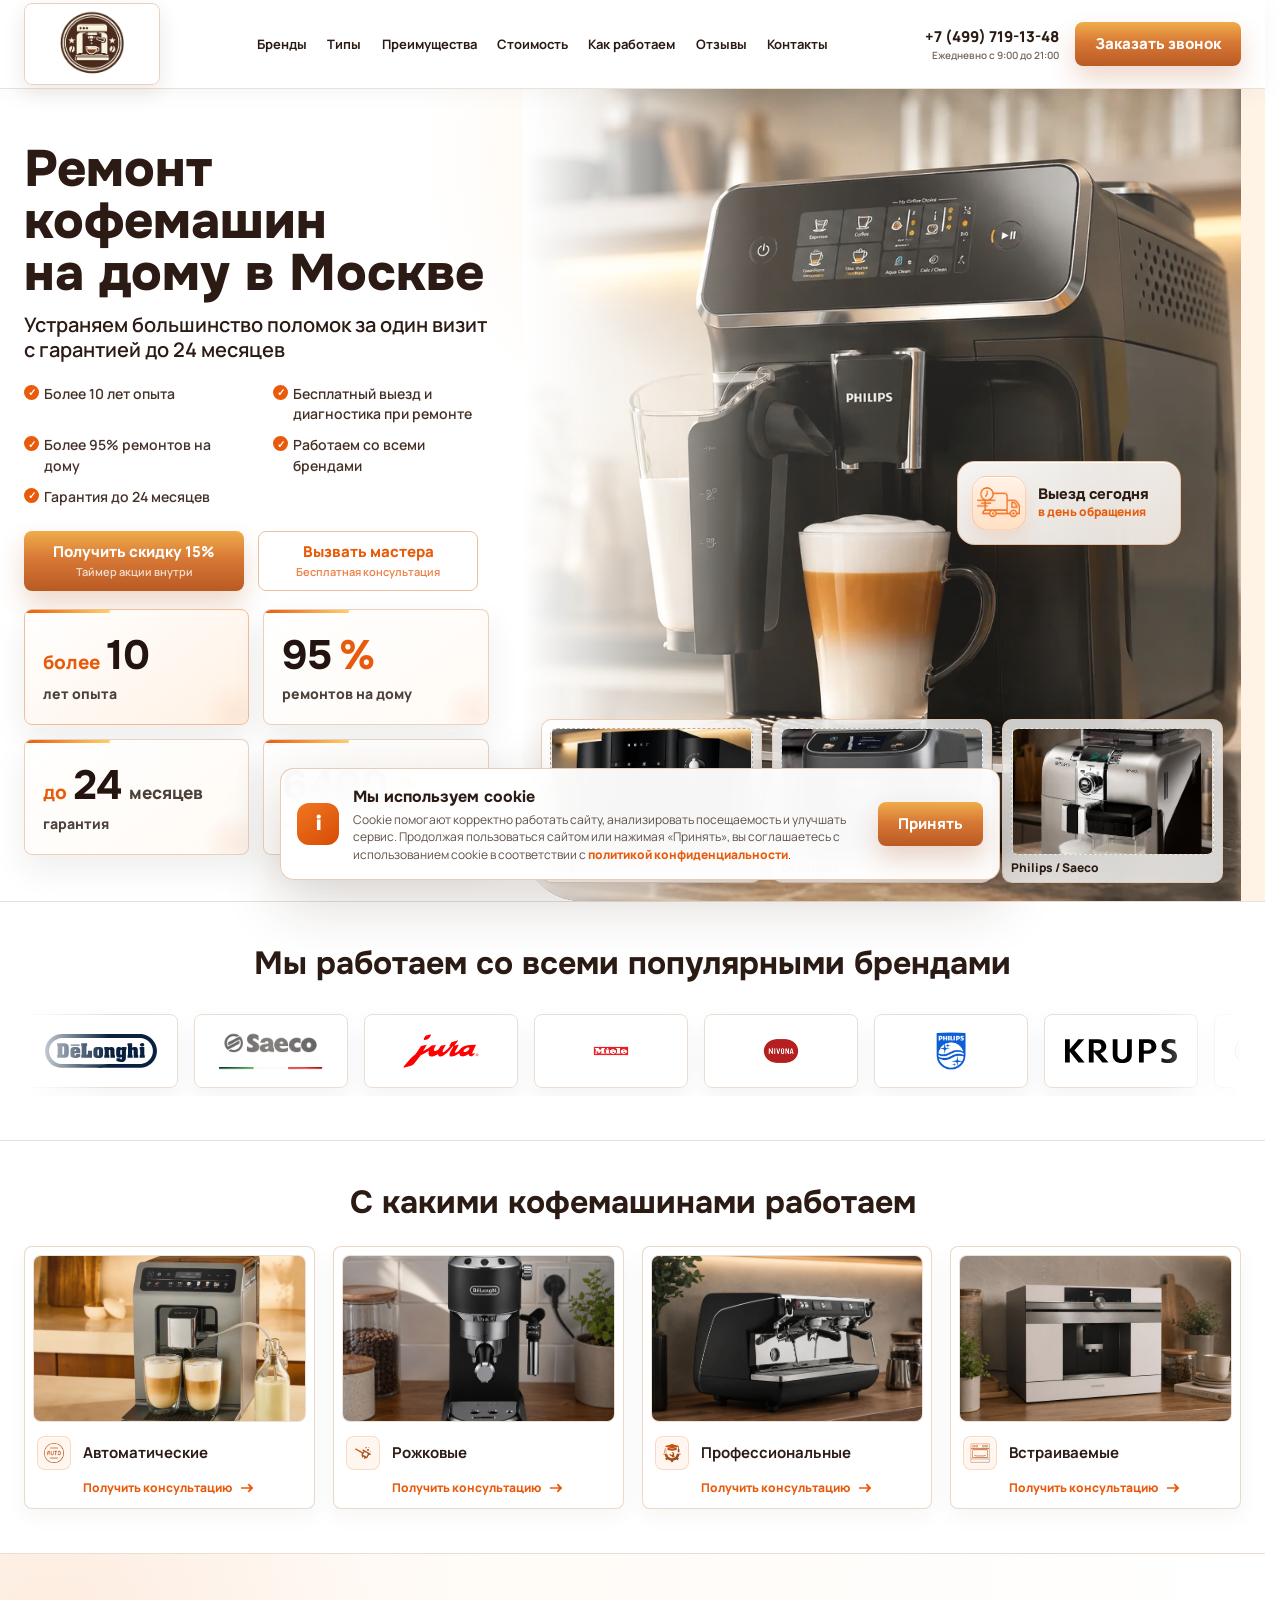
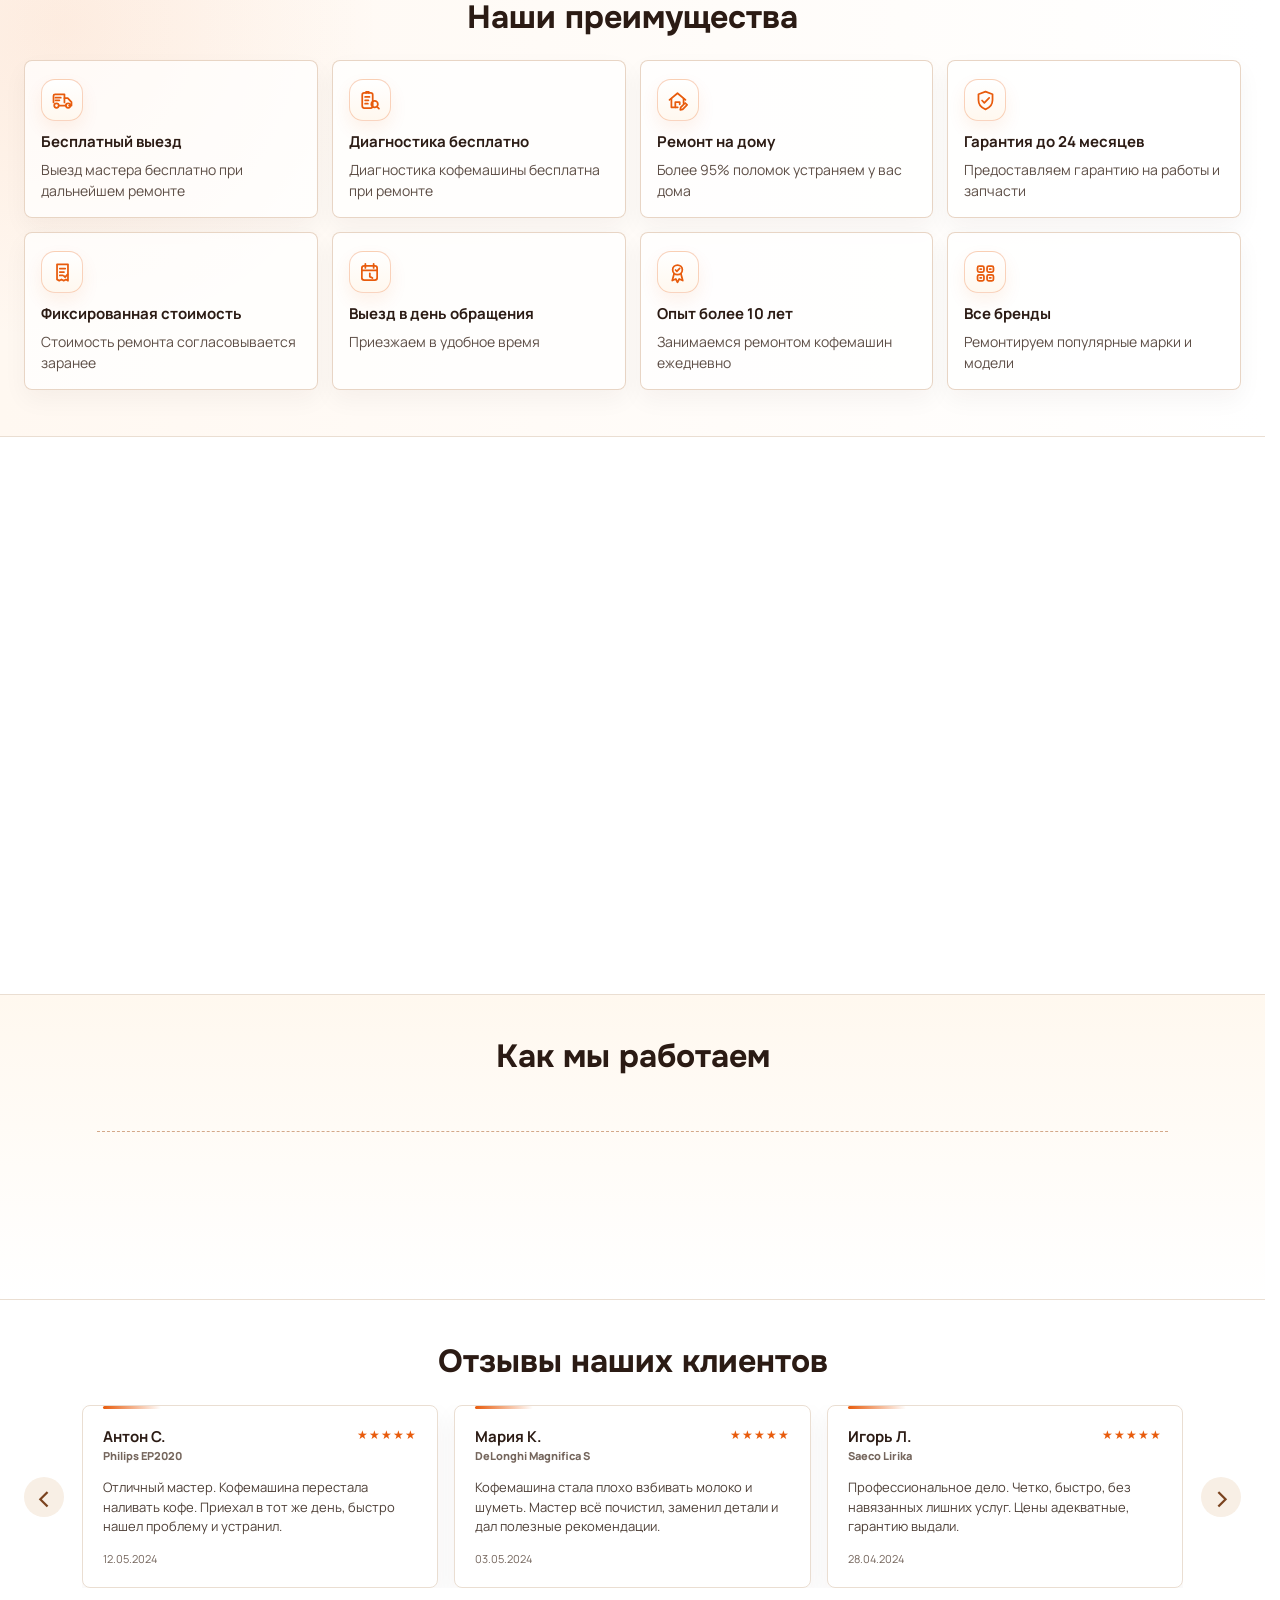
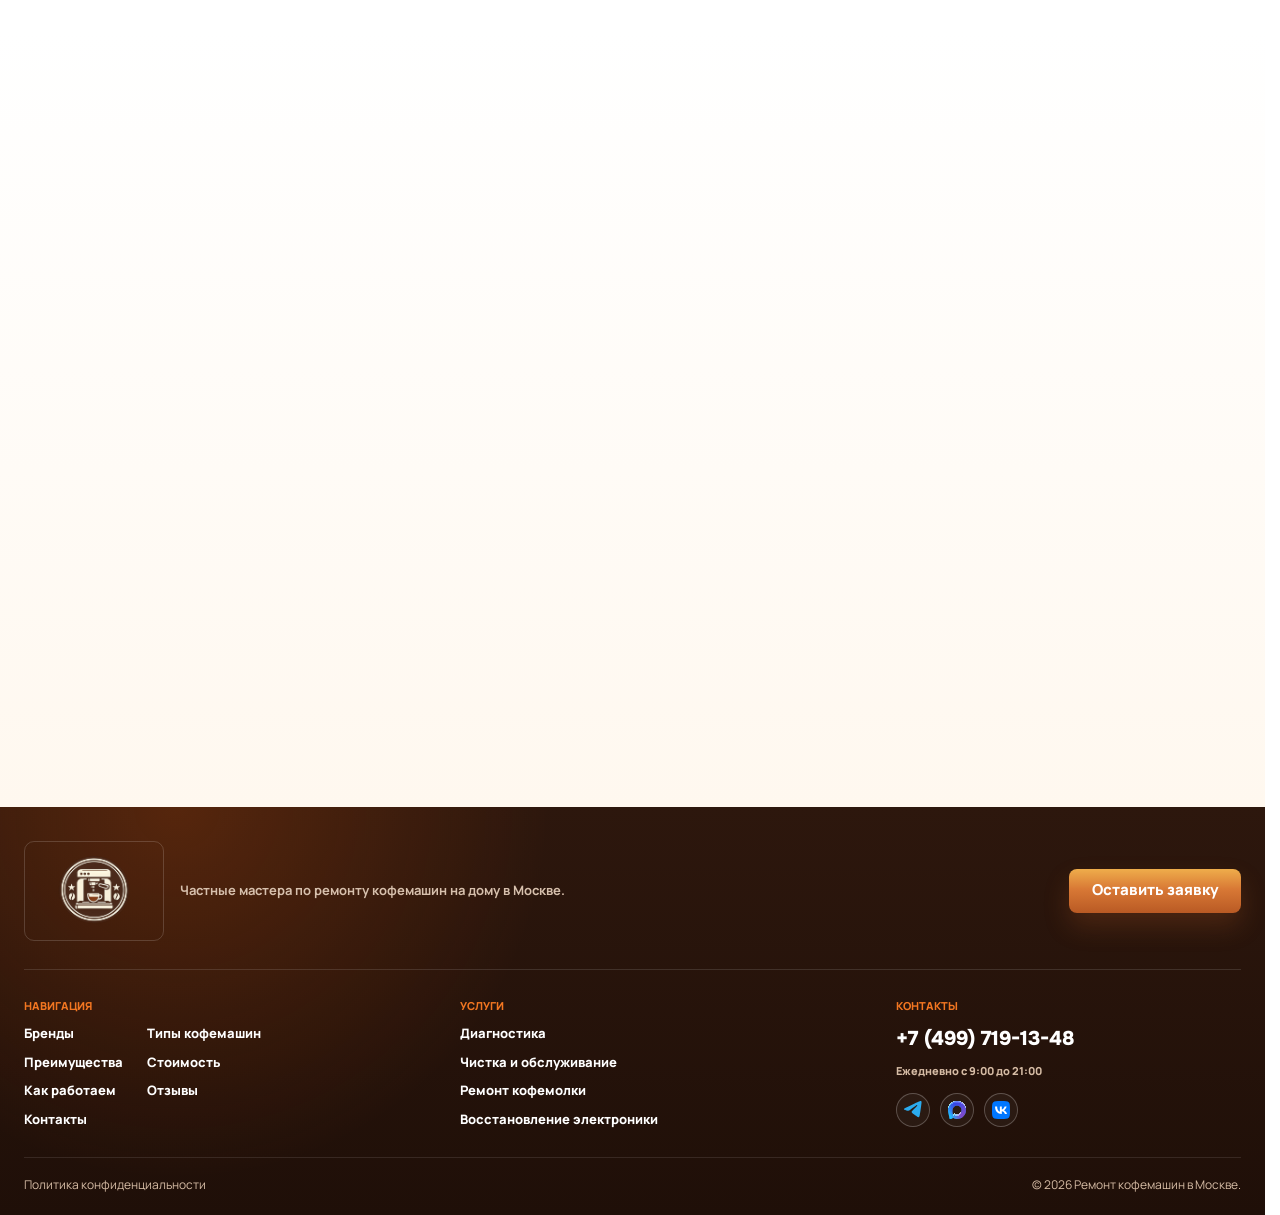
<file: index.html>
<!DOCTYPE html>
<html lang="ru">

<head>
  <meta charset="UTF-8">
  <meta name="viewport" content="width=device-width, initial-scale=1.0">
  <title>Coffee Master - ремонт кофемашин в Москве</title>
  <meta name="description"
    content="Ремонт кофемашин на дому в Москве: выезд в день обращения, диагностика бесплатно при ремонте, гарантия до 24 месяцев.">
  <link rel="icon" type="image/webp" href="./assets/логотип (2).webp">
  <link rel="preconnect" href="https://fonts.googleapis.com">
  <link rel="preconnect" href="https://fonts.gstatic.com" crossorigin>
  <link
    href="https://fonts.googleapis.com/css2?family=Manrope:wght@400;500;600;700;800&family=Onest:wght@500;700;800&display=swap"
    rel="stylesheet">
  <link rel="stylesheet" href="style.css?v=20260616-master-photo2">
</head>

<body>
  <header class="site-header" id="top">
    <div class="container header__inner">
      <a class="logo logo--header" href="#" aria-label="Coffee Master">
        <img class="logo__image" src="./assets/логотип (2).webp" alt="Coffee Master">
      </a>

      <nav class="nav" aria-label="Главное меню">
        <a href="#brands">Бренды</a>
        <a href="#types">Типы</a>
        <a href="#benefits">Преимущества</a>
        <a href="#price">Стоимость</a>
        <a href="#workflow">Как работаем</a>
        <a href="#reviews">Отзывы</a>
        <a href="#contacts">Контакты</a>
      </nav>

      <div class="header__contacts">
        <a class="header__phone" href="tel:+74997191348">+7 (499) 719-13-48 <span>Ежедневно с 9:00 до 21:00</span></a>
        <a class="btn btn--primary btn--small" href="#lead">Заказать звонок</a>
      </div>

      <button class="menu-toggle" type="button" aria-label="Открыть меню" aria-expanded="false">
        <span></span><span></span><span></span>
      </button>
    </div>
  </header>

  <main>
    <section class="hero section-glow">
      <div class="container hero__grid">
        <div class="hero__content reveal">
          <h1>Ремонт кофемашин<br>на дому в Москве</h1>
          <p class="hero__lead">Устраняем большинство поломок за один визит с гарантией до 24 месяцев</p>

          <div class="hero__checks" aria-label="Преимущества">
            <span>Более 10 лет опыта</span>
            <span>Бесплатный выезд и диагностика при ремонте</span>
            <span>Более 95% ремонтов на дому</span>
            <span>Работаем со всеми брендами</span>
            <span>Гарантия до 24 месяцев</span>
          </div>

          <div class="hero__actions">
            <a class="btn btn--primary" href="#lead">Получить скидку 15% <small>Таймер акции внутри</small></a>
            <a class="btn btn--ghost" href="#lead">Вызвать мастера <small>Бесплатная консультация</small></a>
          </div>

          <div class="stats">
            <div class="stats__card stats__card--accent">

              <strong><small class="stat-prefix">более</small><span class="stat-number" data-count="10">10</span></strong>
              <span>лет опыта</span>
            </div>
            <div class="stats__card">

              <strong><span class="stat-number" data-count="95">95</span><em>%</em></strong>
              <span>ремонтов на дому</span>
            </div>
            <div class="stats__card">

              <strong><small class="stat-prefix">до</small><span class="stat-number" data-count="24">24</span><em
                  class="stat-unit">месяцев</em></strong>
              <span>гарантия</span>
            </div>
            <div class="stats__card">

              <strong><span class="stat-number" data-count="6400">6400</span><em>+</em></strong>
              <span>выполненных ремонтов</span>
            </div>
          </div>
        </div>

        <div class="hero__visual reveal" aria-label="Визуальная заглушка главной кофемашины">

          <img src="./assets/hero-image.webp" alt="">
          <div class="visit-badge">
            <span class="visit-badge__icon" aria-hidden="true">
              <img src="./assets/1-04-1.webp" alt="">
            </span>
            <span class="visit-badge__text">
              <strong>Выезд сегодня</strong>
              <small>в день обращения</small>
            </span>
          </div>
          <div class="hero-brand-strip" aria-label="Работаем с популярными брендами кофемашин">
            <article class="hero-brand-card">
              <div class="hero-brand-photo hero-brand-photo--jura">
                <img src="./assets/jura-hero.webp" alt="Кофемашина Jura" loading="lazy">
              </div>
              <strong>Jura</strong>
            </article>
            <article class="hero-brand-card">
              <div class="hero-brand-photo hero-brand-photo--delonghi">
                <img src="./assets/delonghi-hero.webp" alt="Кофемашина DeLonghi" loading="lazy">
              </div>
              <strong>DeLonghi</strong>
            </article>
            <article class="hero-brand-card">
              <div class="hero-brand-photo hero-brand-photo--saeco">
                <img src="./assets/saeco-hero.webp" alt="Кофемашина Philips / Saeco" loading="lazy">
              </div>
              <strong>Philips / Saeco</strong>
            </article>
          </div>
          
        
      </div>
    </section>

    <section class="brands" id="brands">
      <div class="container">
        <h2 class="section-title">Мы работаем со всеми популярными брендами</h2>
        <div class="brand-marquee" aria-label="Логотипы брендов кофемашин">
          <div class="brand-marquee__track">
            <div class="brand-marquee__group">
              <div class="brand-logo"><img src="./assets/De’Longhi.svg" alt="DeLonghi"></div>
              <div class="brand-logo"><img src="./assets/Saeco-logo-neu.webp" alt="Saeco"></div>
              <div class="brand-logo"><img src="./assets/Jura_Logo.svg" alt="Jura"></div>
              <div class="brand-logo"><img src="./assets/miele-logo-png_seeklogo-92498.webp" alt="Miele"></div>
              <div class="brand-logo"><img src="./assets/nivona-logo-png_seeklogo-320624.webp" alt="Nivona"></div>
              <div class="brand-logo"><img src="./assets/philips.ru logo5.webp" alt="Philips"></div>
              <div class="brand-logo"><img src="./assets/Krups_Logo.svg" alt="Krups"></div>
              <div class="brand-logo"><img src="./assets/Bosch-logo.svg" alt="Bosch"></div>
              <div class="brand-logo"><img src="./assets/Siemens_AG_logo.svg" alt="Siemens"></div>
              <div class="brand-logo"><img src="./assets/Logo_Melitta_(Unternehmen).svg" alt="Melitta"></div>
              <div class="brand-logo"><img src="./assets/BORK_logo_orig.webp" alt="Bork"></div>
              <div class="brand-logo"><img src="./assets/Logo_of_Gaggia.svg" alt="Gaggia"></div>
            </div>
            <div class="brand-marquee__group" aria-hidden="true">
              <div class="brand-logo"><img src="./assets/De’Longhi.svg" alt=""></div>
              <div class="brand-logo"><img src="./assets/Saeco-logo-neu.webp" alt=""></div>
              <div class="brand-logo"><img src="./assets/Jura_Logo.svg" alt=""></div>
              <div class="brand-logo"><img src="./assets/miele-logo-png_seeklogo-92498.webp" alt=""></div>
              <div class="brand-logo"><img src="./assets/nivona-logo-png_seeklogo-320624.webp" alt=""></div>
              <div class="brand-logo"><img src="./assets/philips.ru logo5.webp" alt=""></div>
              <div class="brand-logo"><img src="./assets/Krups_Logo.svg" alt=""></div>
              <div class="brand-logo"><img src="./assets/Bosch-logo.svg" alt=""></div>
              <div class="brand-logo"><img src="./assets/Siemens_AG_logo.svg" alt=""></div>
              <div class="brand-logo"><img src="./assets/Logo_Melitta_(Unternehmen).svg" alt=""></div>
              <div class="brand-logo"><img src="./assets/BORK_logo_orig.webp" alt=""></div>
              <div class="brand-logo"><img src="./assets/Logo_of_Gaggia.svg" alt=""></div>
            </div>
          </div>
        </div>
      </div>
    </section>

    <section class="machine-types" id="types">
      <div class="container">
        <h2 class="section-title">С какими кофемашинами работаем</h2>
        <div class="type-grid">
          <article class="type-card reveal">
            <figure class="type-media">
              <img src="./assets/автомат.webp" alt="Автоматическая кофемашина" loading="lazy">
            </figure>
            <div class="type-card__body">
              <span class="icon-box icon-box--automatic" aria-hidden="true"></span>
              <h3>Автоматические</h3>
              <a href="#lead">Получить консультацию</a>
            </div>
          </article>
          <article class="type-card reveal">
            <figure class="type-media">
              <img src="./assets/рожковый.webp" alt="Рожковая кофемашина" loading="lazy">
            </figure>
            <div class="type-card__body">
              <span class="icon-box icon-box--coffee" aria-hidden="true"></span>
              <h3>Рожковые</h3>
              <a href="#lead">Получить консультацию</a>
            </div>
          </article>
          <article class="type-card reveal">
            <figure class="type-media">
              <img src="./assets/профессиональный.webp" alt="Профессиональная кофемашина" loading="lazy">
            </figure>
            <div class="type-card__body">
              <span class="icon-box icon-box--vocational" aria-hidden="true"></span>
              <h3>Профессиональные</h3>
              <a href="#lead">Получить консультацию</a>
            </div>
          </article>
          <article class="type-card reveal">
            <figure class="type-media">
              <img src="./assets/встроенная.webp" alt="Встраиваемая кофемашина" loading="lazy">
            </figure>
            <div class="type-card__body">
              <span class="icon-box icon-box--built-in" aria-hidden="true"></span>
              <h3>Встраиваемые</h3>
              <a href="#lead">Получить консультацию</a>
            </div>
          </article>
        </div>
      </div>
    </section>

    <section class="benefits" id="benefits">
      <div class="container">
        <h2 class="section-title">Наши преимущества</h2>
        <div class="benefit-row">
          <article>
            <span class="benefit-icon" aria-hidden="true">
              <svg viewBox="0 0 32 32">
                <path d="M4.5 18.5V10a2 2 0 0 1 2-2h12v10.5" />
                <path d="M18.5 13h4.2l4.8 5.1v4.4h-3.1" />
                <path d="M11.3 22.5h8.9" />
                <circle cx="8.3" cy="22.5" r="2.9" />
                <circle cx="23.2" cy="22.5" r="2.9" />
                <path d="M7 12.4h6.8M7 15.7h5" />
              </svg>
            </span>
            <h3>Бесплатный выезд</h3>
            <p>Выезд мастера бесплатно при дальнейшем ремонте</p>
          </article>
          <article>
            <span class="benefit-icon" aria-hidden="true">
              <svg viewBox="0 0 32 32">
                <rect x="6.7" y="6.2" width="13.4" height="19.4" rx="2.5" />
                <path d="M10.4 11.4h5.6M10.4 15.7h4.2M10.4 20h3.5" />
                <circle cx="22.5" cy="20.7" r="4.2" />
                <path d="m25.5 23.8 2.6 2.6M11.6 6.2V4.8h3.5v1.4" />
              </svg>
            </span>
            <h3>Диагностика бесплатно</h3>
            <p>Диагностика кофемашины бесплатна при ремонте</p>
          </article>
          <article>
            <span class="benefit-icon" aria-hidden="true">
              <svg viewBox="0 0 32 32">
                <path d="M5.8 15.2 16 6.7l10.2 8.5" />
                <path d="M8.2 13.5v11.2h8.1" />
                <path d="M23.8 13.5v6.1" />
                <path d="M13.2 24.7v-6.6h5.6v2.8" />
                <path d="m20.1 24.9 5.7-5.7 2.5 2.5-5.7 5.7-3 .6.5-3.1Z" />
              </svg>
            </span>
            <h3>Ремонт на дому</h3>
            <p>Более 95% поломок устраняем у вас дома</p>
          </article>
          <article>
            <span class="benefit-icon" aria-hidden="true">
              <svg viewBox="0 0 32 32">
                <path d="M16 4.7 25 8v7.3c0 5.9-3.8 10-9 12-5.2-2-9-6.1-9-12V8l9-3.3Z" />
                <path d="m11.6 16 2.9 2.9 6.2-6.2" />
              </svg>
            </span>
            <h3>Гарантия до 24 месяцев</h3>
            <p>Предоставляем гарантию на работы и запчасти</p>
          </article>
          <article>
            <span class="benefit-icon" aria-hidden="true">
              <svg viewBox="0 0 32 32">
                <path d="M9 5.5h14v21l-2.7-1.7-2.8 1.7-2.8-1.7-2.8 1.7L9 24.8V5.5Z" />
                <path d="M12.5 11h7M12.5 15.4h5.4M12.5 19.8h3.8" />
                <path d="m17.7 20.2 1.6 1.6 3.2-3.4" />
              </svg>
            </span>
            <h3>Фиксированная стоимость</h3>
            <p>Стоимость ремонта согласовывается заранее</p>
          </article>
          <article>
            <span class="benefit-icon" aria-hidden="true">
              <svg viewBox="0 0 32 32">
                <rect x="6.2" y="7.4" width="19.6" height="18.2" rx="3" />
                <path d="M10.7 4.8v5.3M21.3 4.8v5.3M6.2 13.4h19.6" />
                <path d="M16.4 17.1v4.2l3.4 1.8" />
              </svg>
            </span>
            <h3>Выезд в день обращения</h3>
            <p>Приезжаем в удобное время</p>
          </article>
          <article>
            <span class="benefit-icon" aria-hidden="true">
              <svg viewBox="0 0 32 32">
                <circle cx="16" cy="12.6" r="6.2" />
                <path d="m11.7 17.4-2.4 8.9 4.5-2 2.2 4.3 2.2-4.3 4.5 2-2.4-8.9" />
                <path d="m13.5 12.8 1.7 1.7 3.6-3.8" />
              </svg>
            </span>
            <h3>Опыт более 10 лет</h3>
            <p>Занимаемся ремонтом кофемашин ежедневно</p>
          </article>
          <article>
            <span class="benefit-icon" aria-hidden="true">
              <svg viewBox="0 0 32 32">
                <rect x="5.8" y="7.8" width="8.2" height="7.6" rx="2" />
                <rect x="18" y="7.8" width="8.2" height="7.6" rx="2" />
                <rect x="5.8" y="19" width="8.2" height="7.6" rx="2" />
                <rect x="18" y="19" width="8.2" height="7.6" rx="2" />
                <path d="M9.1 11.6h1.6M21.3 11.6h1.6M9.1 22.8h1.6M21.3 22.8h1.6" />
              </svg>
            </span>
            <h3>Все бренды</h3>
            <p>Ремонтируем популярные марки и модели</p>
          </article>
        </div>
      </div>
    </section>

    <section class="price-section" id="price">
      <div class="container price-promo-grid">
        <div class="price-card reveal">
          <h2>Сколько стоит ремонт</h2>
          <div class="tabs" role="tablist" aria-label="Категории ремонта">
            <button class="tab is-active" type="button" data-tab="small">Мелкая поломка <span>Без
                разбора</span></button>
            <button class="tab" type="button" data-tab="medium">Средняя поломка <span>С частичным
                разбором</span></button>
            <button class="tab" type="button" data-tab="hard">Сложная поломка <span>С полным разбором</span></button>
          </div>

          <div class="price-content">
            <ul class="price-list is-active" data-panel="small">
              <li><span>Декальцинация</span><strong>от 500 руб.</strong></li>
              <li><span>Чистка от кофейных масел</span><strong>от 400 руб.</strong></li>
              <li><span>Чистка капучинатора</span><strong>от 300 руб.</strong></li>
              <li><span>Замена датчика пароблока</span><strong>от 350 руб.</strong></li>
              <li><span>Замена фильтра</span><strong>от 450 руб.</strong></li>
              <li><span>Ремонт ТЭНа</span><strong>от 450 руб.</strong></li>
            </ul>
            <ul class="price-list" data-panel="medium">
              <li><span>Замена датчика расхода воды</span><strong>от 700 руб.</strong></li>



              <li><span>Замена пароблока</span><strong>от 600 руб.</strong></li>
              <li><span>Ремонт капучинатора</span><strong>от 500 руб.</strong></li>
              <li><span>Ремонт кофемолки</span><strong>от 650 руб.</strong></li>
              <li><span>Замена помпы</span><strong>от 500 руб.</strong></li>
            </ul>
            <ul class="price-list" data-panel="hard">
              <li><span>Ремонт гидросистемы</span><strong>от 600 руб.</strong></li>
              <li><span>Полное техническое обслуживание</span><strong>от 650 руб.</strong></li>
              <li><span>Ремонт двигателя</span><strong>от 550 руб.</strong></li>
              <li><span>Ремонт панели управления</span><strong>от 550 руб.</strong></li>
              <li><span>Замена бойлера</span><strong>от 750 руб.</strong></li>
              <li><span>Восстановление электроники</span><strong>от 800 руб.</strong></li>
            </ul>
            <figure class="price-photo" aria-label="Фото ремонта кофемашины">
              <img class="price-photo__image is-active" data-photo-panel="small" src="./assets/мелкая поломка.webp"
                alt="Мелкая поломка кофемашины" loading="lazy">
              <img class="price-photo__image" data-photo-panel="medium" src="./assets/средняя поломка.webp"
                alt="Средняя поломка кофемашины" loading="lazy">
              <img class="price-photo__image" data-photo-panel="hard" src="./assets/сложная поломка.webp"
                alt="Сложная поломка кофемашины" loading="lazy">

            </figure>
          </div>

          <p class="price-note">Точная стоимость определяется после диагностики и согласовывается до начала ремонта.</p>
          <a class="btn btn--primary btn--compact" href="#lead">Получить консультацию</a>
        </div>

        <aside class="price-aside reveal">
          <div class="promo-card">
            <div class="promo-card__content">
              <span class="promo-card__eyebrow">Акция онлайн</span>
              <h2>Скидка 15%<br>при заявке онлайн</h2>
              <p>Оставьте заявку в течение</p>
              <div class="timer" aria-live="polite">
                <strong id="minutes">19</strong><span>:</span><strong id="seconds">48</strong>
                <small>минут&nbsp;&nbsp;&nbsp;&nbsp;&nbsp;&nbsp;&nbsp;&nbsp;секунд</small>
              </div>
              <p>Выезд и диагностика бесплатны при дальнейшем ремонте.</p>
              <a class="btn btn--white" href="#lead">Получить скидку</a>
            </div>
            <div class="promo-card__visual promo-master">
              <img src="./assets/человек-мастер.jpg" alt="Мастер ремонтирует кофемашину">
            </div>
          </div>
        </aside>
      </div>
    </section>

    <section class="workflow" id="workflow">
      <div class="container">
        <h2 class="section-title">Как мы работаем</h2>
        <div class="timeline">
          <article class="step reveal"><span>01</span>
            <h3>Оставляете заявку</h3>
            <p>Оставляете заявку на сайте или звоните нам по телефону</p>
          </article>
          <article class="step reveal"><span>02</span>
            <h3>Мастер связывается</h3>
            <p>Уточняем подробности и договариваемся о времени визита</p>
          </article>
          <article class="step reveal"><span>03</span>
            <h3>Диагностика на месте</h3>
            <p>Мастер приезжает и проводит бесплатную диагностику</p>
          </article>
          <article class="step reveal"><span>04</span>
            <h3>Выполняем ремонт</h3>
            <p>Согласуем стоимость и сразу приступаем к ремонту</p>
          </article>
          <article class="step reveal"><span>05</span>
            <h3>Выдаем гарантию</h3>
            <p>Вы получаете исправную кофемашину и гарантию до 24 месяцев</p>
          </article>
        </div>
      </div>
    </section>

    <section class="reviews" id="reviews">
      <div class="container">
        <h2 class="section-title">Отзывы наших клиентов</h2>
        <div class="review-shell">
          <button class="round-btn review-prev" type="button" aria-label="Предыдущий отзыв">‹</button>
          <div class="review-track">
            <article class="review-card">
              <div class="review-card__top">
                <div>
                  <h3>Антон С.</h3><small>Philips EP2020</small>
                </div>
                <span aria-label="Оценка 5 из 5">★★★★★</span>
              </div>
              <p>Отличный мастер. Кофемашина перестала наливать кофе. Приехал в тот же день, быстро нашел проблему и
                устранил.</p>
              <time>12.05.2024</time>
            </article>
            <article class="review-card">
              <div class="review-card__top">
                <div>
                  <h3>Мария К.</h3><small>DeLonghi Magnifica S</small>
                </div>
                <span aria-label="Оценка 5 из 5">★★★★★</span>
              </div>
              <p>Кофемашина стала плохо взбивать молоко и шуметь. Мастер всё почистил, заменил детали и дал полезные
                рекомендации.</p>
              <time>03.05.2024</time>
            </article>
            <article class="review-card">
              <div class="review-card__top">
                <div>
                  <h3>Игорь Л.</h3><small>Saeco Lirika</small>
                </div>
                <span aria-label="Оценка 5 из 5">★★★★★</span>
              </div>
              <p>Профессиональное дело. Четко, быстро, без навязанных лишних услуг. Цены адекватные, гарантию выдали.
              </p>
              <time>28.04.2024</time>
            </article>
            <article class="review-cta">
              <h3>Стали нашим клиентом?</h3>
              <p>Оставьте отзыв и получите скидку на следующую диагностику</p>
              <a class="btn btn--primary btn--compact" href="#lead">Оставить отзыв</a>
            </article>
          </div>
          <button class="round-btn review-next" type="button" aria-label="Следующий отзыв">›</button>
        </div>
      </div>
    </section>

    <section class="contacts" id="contacts">
      <div class="container contact-grid">
        <div class="map-card reveal">
          <div class="map-card__head">
            <span>Зона выезда</span>
            <h2>Москва и ближайшее Подмосковье</h2>
          </div>
          <div class="moscow-map">
            <iframe title="Карта зоны выезда по Москве"
              data-src="https://yandex.ru/map-widget/v1/?ll=37.617700%2C55.755864&amp;z=9&amp;pt=37.617700%2C55.755864%2Cpm2rdm"
              loading="lazy" referrerpolicy="no-referrer-when-downgrade"></iframe>
            <div class="map-zone" aria-hidden="true">
              <span class="map-zone__circle"></span>
              <span class="map-zone__label map-zone__label--outer">до 20 км</span>
            </div>
            <div class="map-card__badge">Москва + до 20 км за МКАД</div>
          </div>
        </div>

        <div class="area-card reveal">
          <span class="area-card__eyebrow">Выезд в день обращения</span>
          <h3>Выезжаем по всей Москве и ближайшему Подмосковью</h3>
          <div class="area-tags" aria-label="Округа Москвы">
            <span>ЦАО</span><span>ЗАО</span><span>СЗАО</span><span>СВАО</span>
            <span>ВАО</span><span>ЮВАО</span><span>ЮАО</span><span>ЮЗАО</span>
          </div>
          <p>Приезжаем домой или в офис. За МКАД выезжаем до 20 км после согласования времени визита.</p>
        </div>

        <form class="lead-form reveal" id="lead" novalidate>
          <h2>Получите консультацию и скидку 15%</h2>
          <label><span>Ваше имя</span><input type="text" name="name" placeholder="Ваше имя" required></label>
          <label><span>Телефон</span><input type="tel" name="phone" placeholder="+7 (___) ___-__-__" required></label>
          <label><span>Комментарий</span><textarea name="comment"
              placeholder="Комментарий (необязательно)"></textarea></label>
          <label class="consent-check">
            <input type="checkbox" name="personal-data-consent" required>
            <span>Я принимаю <a href="privacy.html" target="_blank" rel="noopener">политику конфиденциальности</a> и даю
              согласие на обработку персональных данных.</span>
          </label>
          <button class="btn btn--primary" type="submit">Оставить заявку</button>
        </form>

        <div class="contact-methods reveal">
          <div class="contact-methods__head">
            <span>Быстрая связь</span>
            <h3>Напишите или позвоните мастеру напрямую</h3>
          </div>
          <div class="contact-methods__list">
            <a class="contact-link" href="tel:+74997191348"><span aria-hidden="true">☎</span><strong>+7 (499)
                719-13-48</strong><small>Ежедневно с 9:00 до 21:00</small></a>
            <a class="contact-link" href="#"><span aria-hidden="true"><img src="./assets/Path-3.svg"
                  alt=""></span><strong>Telegram</strong><small>@coffeemaster_remont</small></a>
            <a class="contact-link" href="#"><span aria-hidden="true"><img src="./assets/converted-2%201.svg"
                  alt=""></span><strong>MAX</strong><small>Написать в MAX</small></a>
          </div>
        </div>
      </div>
    </section>
  </main>

  <footer class="footer">
    <div class="container footer__top">
      <div class="footer__brand">
        <a class="logo logo--footer" href="#top" aria-label="Логотип">
          <img class="logo__image" src="./assets/логотип (2).webp" alt="Логотип">
        </a>
        <div>
          <p>Частные мастера по ремонту кофемашин на дому в Москве.</p>
        </div>
      </div>
      <a class="btn btn--primary btn--small footer__cta" href="#lead">Оставить заявку</a>
    </div>

    <div class="container footer__grid">
      <div class="footer__col">
        <span>Навигация</span>
        <nav>
          <a href="#brands">Бренды</a>
          <a href="#types">Типы кофемашин</a>
          <a href="#benefits">Преимущества</a>
          <a href="#price">Стоимость</a>
          <a href="#workflow">Как работаем</a>
          <a href="#reviews">Отзывы</a>
          <a href="#contacts">Контакты</a>
        </nav>
      </div>
      <div class="footer__col">
        <span>Услуги</span>
        <a href="#price">Диагностика</a>
        <a href="#price">Чистка и обслуживание</a>
        <a href="#price">Ремонт кофемолки</a>
        <a href="#price">Восстановление электроники</a>
      </div>
      <div class="footer__col footer__contacts">
        <span>Контакты</span>
        <a href="tel:+74997191348">+7 (499) 719-13-48</a>
        <small>Ежедневно с 9:00 до 21:00</small>
        <div class="footer__social">
          <a href="#" aria-label="Telegram"><img src="./assets/Path-3.svg" alt=""></a>
          <a href="#" aria-label="MAX"><img src="./assets/converted-2%201.svg" alt=""></a>
          <a href="#" aria-label="VK"><img src="./assets/VK_Compact_Logo_(2021-present) (1).svg" alt=""></a>
        </div>
      </div>
    </div>

    <div class="container footer__bottom">
      <div class="footer__legal">
        <a href="privacy.html">Политика конфиденциальности</a>
      </div>
      <span>© 2026 Ремонт кофемашин в Москве.</span>
    </div>
  </footer>

  <div class="modal" id="request-modal" aria-hidden="true">
    <div class="modal__backdrop" data-modal-close></div>
    <div class="modal__dialog" role="dialog" aria-modal="true" aria-labelledby="modal-title">
      <button class="modal__close" type="button" aria-label="Закрыть окно" data-modal-close>×</button>
      <div class="modal__content">
        <span class="modal__eyebrow">Заявка мастеру</span>
        <h2 id="modal-title">Оставьте номер, и мастер свяжется с вами</h2>
        <p>Уточним модель кофемашины, симптомы поломки и подскажем ближайшее время выезда.</p>
        <ul>
          <li>Бесплатный выезд и диагностика при ремонте</li>
          <li>Выезд в день обращения</li>
          <li>Гарантия до 24 месяцев</li>
        </ul>
      </div>
      <form class="modal-form" novalidate>
        <label><span>Ваше имя</span><input type="text" name="name" placeholder="Ваше имя" required></label>
        <label><span>Телефон</span><input type="tel" name="phone" placeholder="+7 (___) ___-__-__" required></label>
        <label><span>Комментарий</span><textarea name="comment"
            placeholder="Что случилось с кофемашиной?"></textarea></label>
        <label class="consent-check">
          <input type="checkbox" name="personal-data-consent" required>
          <span>Я принимаю <a href="privacy.html" target="_blank" rel="noopener">политику конфиденциальности</a> и даю
            согласие на обработку персональных данных.</span>
        </label>
        <button class="btn btn--primary" type="submit">Отправить заявку</button>
      </form>
    </div>
  </div>

  <div class="cookie-banner" data-cookie-banner hidden>
    <div class="cookie-banner__icon" aria-hidden="true">i</div>
    <div class="cookie-banner__text">
      <strong>Мы используем cookie</strong>
      <p>Cookie помогают корректно работать сайту, анализировать посещаемость и улучшать сервис. Продолжая пользоваться
        сайтом или нажимая «Принять», вы соглашаетесь с использованием cookie в соответствии с <a
          href="privacy.html">политикой конфиденциальности</a>.</p>
    </div>
    <button class="btn btn--primary btn--small" type="button" data-cookie-accept>Принять</button>
  </div>

  <script src="script.js?v=20260616-reviews-step1"></script>
</body>

</html>
</file>
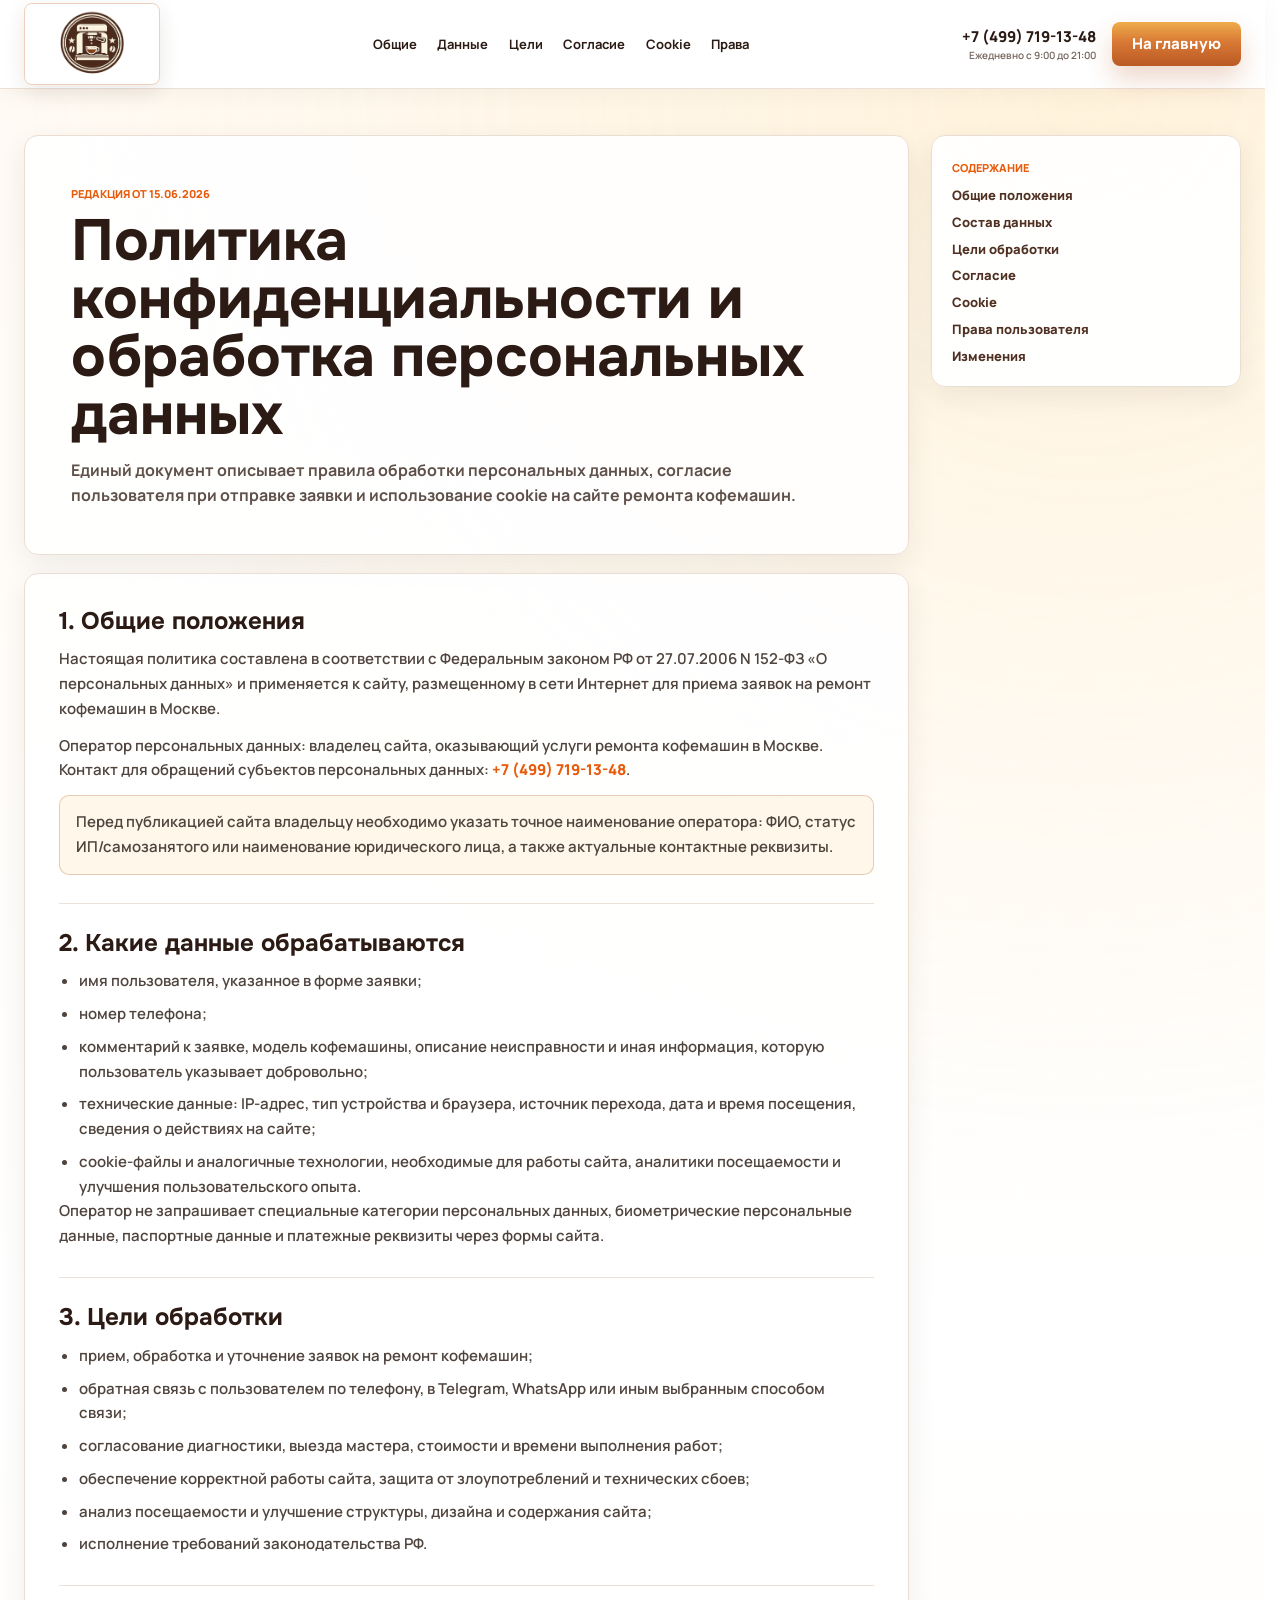
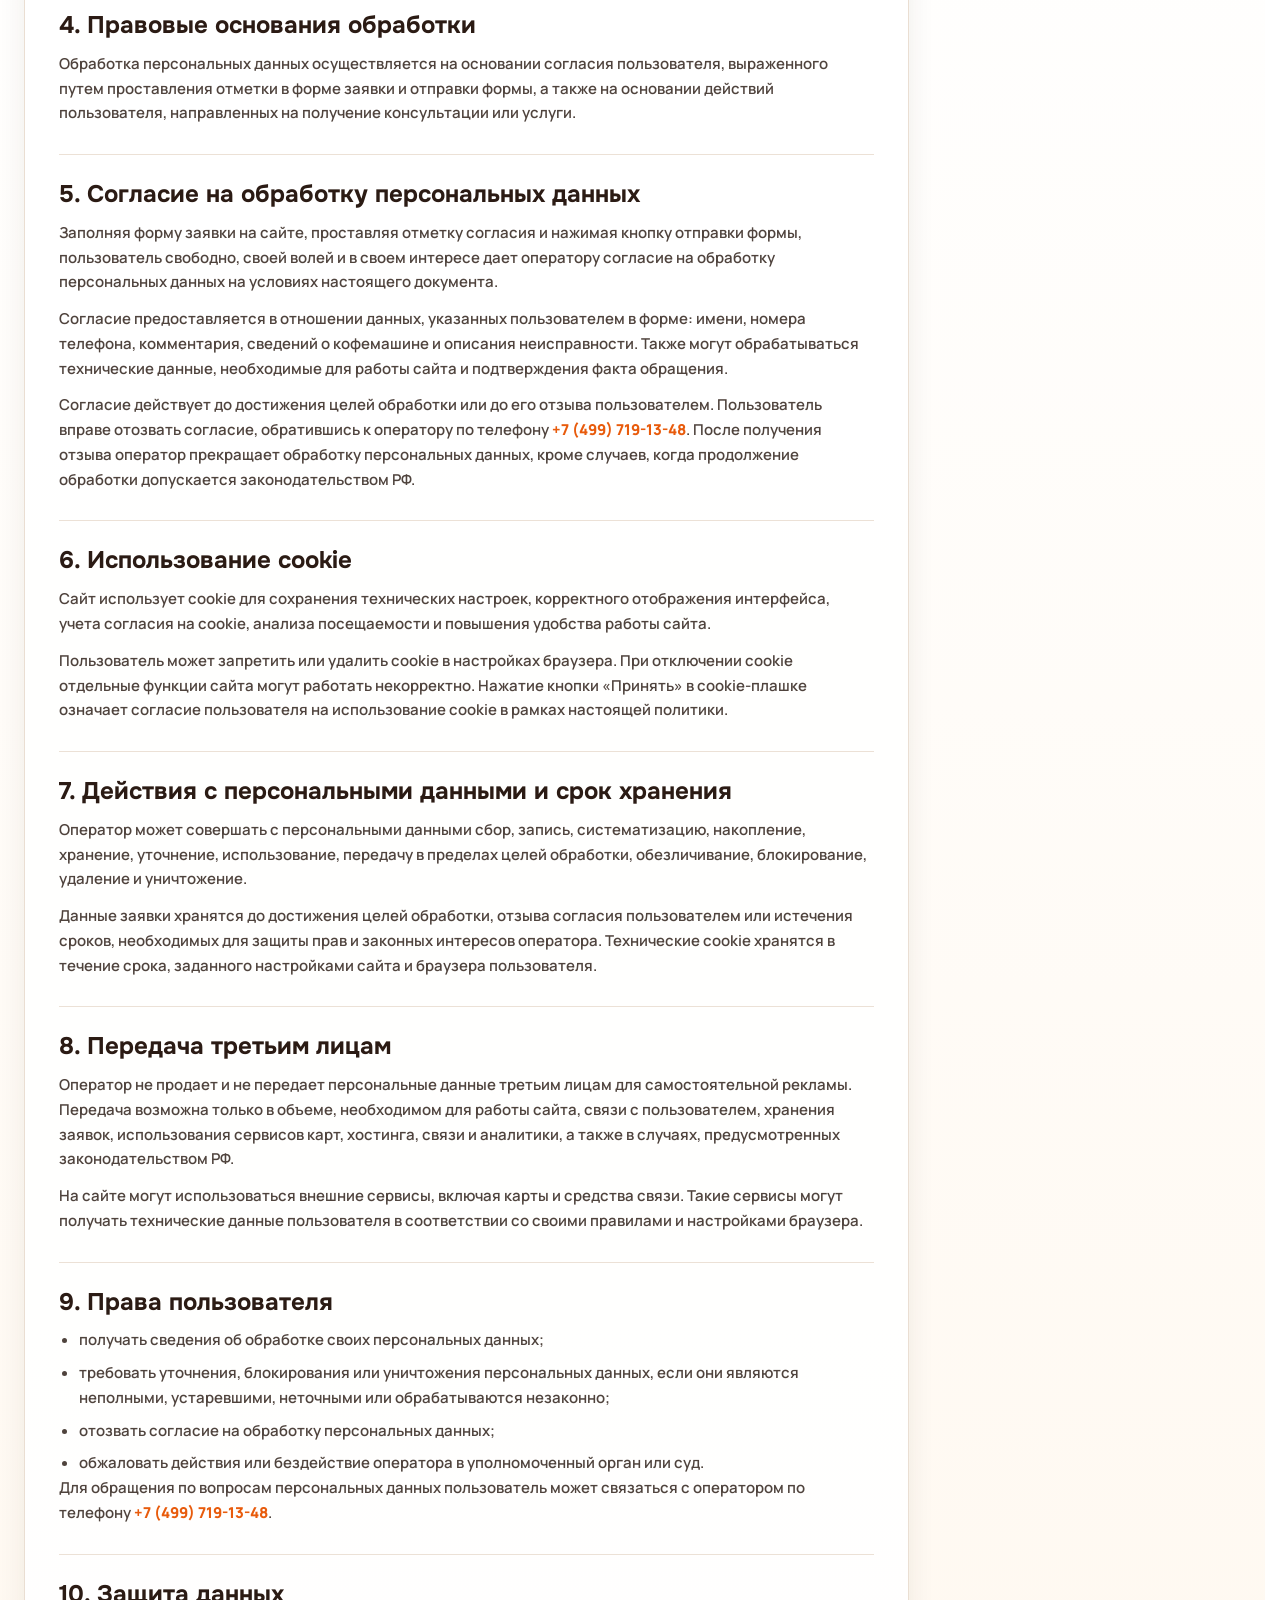
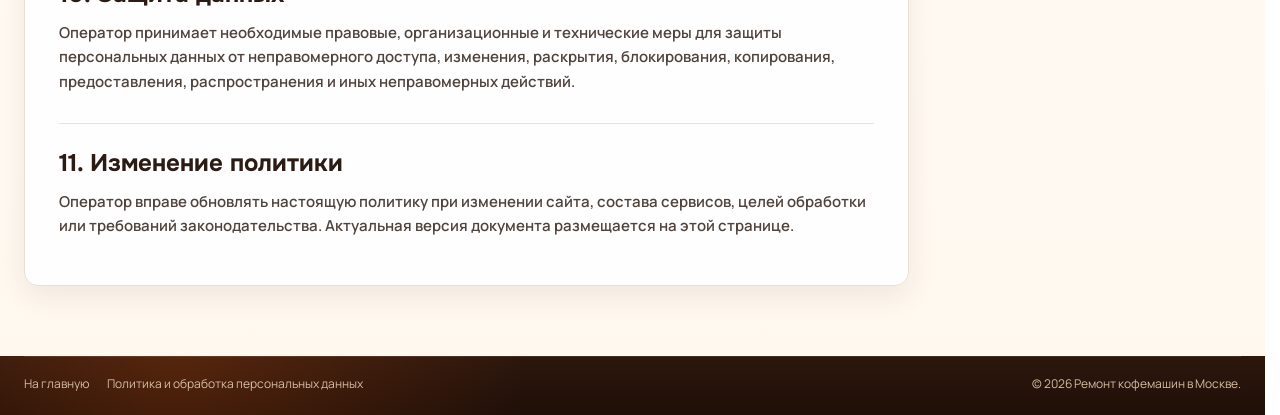
<file: privacy.html>
<!DOCTYPE html>
<html lang="ru">
<head>
  <meta charset="UTF-8">
  <meta name="viewport" content="width=device-width, initial-scale=1.0">
  <title>Политика конфиденциальности и обработка персональных данных</title>
  <meta name="description" content="Политика конфиденциальности, согласие на обработку персональных данных и правила использования cookie на сайте ремонта кофемашин в Москве.">
  <link rel="icon" type="image/webp" href="./assets/логотип (2).webp">
  <link rel="preconnect" href="https://fonts.googleapis.com">
  <link rel="preconnect" href="https://fonts.gstatic.com" crossorigin>
  <link href="https://fonts.googleapis.com/css2?family=Manrope:wght@400;500;600;700;800&family=Onest:wght@500;700;800&display=swap" rel="stylesheet">
  <link rel="stylesheet" href="style.css?v=20260616-brand-images2">
</head>
<body>
  <header class="site-header">
    <div class="container header__inner">
      <a class="logo logo--header" href="index.html" aria-label="На главную">
        <img class="logo__image" src="./assets/логотип (2).webp" alt="Логотип">
      </a>
      <nav class="nav" aria-label="Навигация по документу">
        <a href="#general">Общие</a>
        <a href="#data">Данные</a>
        <a href="#purposes">Цели</a>
        <a href="#consent">Согласие</a>
        <a href="#cookies">Cookie</a>
        <a href="#rights">Права</a>
      </nav>
      <div class="header__contacts">
        <a class="header__phone" href="tel:+74997191348">+7 (499) 719-13-48 <span>Ежедневно с 9:00 до 21:00</span></a>
        <a class="btn btn--primary btn--small" href="index.html">На главную</a>
      </div>

      <button class="menu-toggle" type="button" aria-label="Открыть меню" aria-expanded="false">
        <span></span><span></span><span></span>
      </button>
    </div>
  </header>

  <main class="legal-main">
    <div class="container legal-layout">
      <div>
        <section class="legal-hero">
          <span>Редакция от 15.06.2026</span>
          <h1>Политика конфиденциальности и обработка персональных данных</h1>
          <p>Единый документ описывает правила обработки персональных данных, согласие пользователя при отправке заявки и использование cookie на сайте ремонта кофемашин.</p>
        </section>

        <article class="legal-card">
          <section id="general">
            <h2>1. Общие положения</h2>
            <p>Настоящая политика составлена в соответствии с Федеральным законом РФ от 27.07.2006 N 152-ФЗ «О персональных данных» и применяется к сайту, размещенному в сети Интернет для приема заявок на ремонт кофемашин в Москве.</p>
            <p>Оператор персональных данных: владелец сайта, оказывающий услуги ремонта кофемашин в Москве. Контакт для обращений субъектов персональных данных: <a href="tel:+74997191348">+7 (499) 719-13-48</a>.</p>
            <p class="legal-note">Перед публикацией сайта владельцу необходимо указать точное наименование оператора: ФИО, статус ИП/самозанятого или наименование юридического лица, а также актуальные контактные реквизиты.</p>
          </section>

          <section id="data">
            <h2>2. Какие данные обрабатываются</h2>
            <ul>
              <li>имя пользователя, указанное в форме заявки;</li>
              <li>номер телефона;</li>
              <li>комментарий к заявке, модель кофемашины, описание неисправности и иная информация, которую пользователь указывает добровольно;</li>
              <li>технические данные: IP-адрес, тип устройства и браузера, источник перехода, дата и время посещения, сведения о действиях на сайте;</li>
              <li>cookie-файлы и аналогичные технологии, необходимые для работы сайта, аналитики посещаемости и улучшения пользовательского опыта.</li>
            </ul>
            <p>Оператор не запрашивает специальные категории персональных данных, биометрические персональные данные, паспортные данные и платежные реквизиты через формы сайта.</p>
          </section>

          <section id="purposes">
            <h2>3. Цели обработки</h2>
            <ul>
              <li>прием, обработка и уточнение заявок на ремонт кофемашин;</li>
              <li>обратная связь с пользователем по телефону, в Telegram, WhatsApp или иным выбранным способом связи;</li>
              <li>согласование диагностики, выезда мастера, стоимости и времени выполнения работ;</li>
              <li>обеспечение корректной работы сайта, защита от злоупотреблений и технических сбоев;</li>
              <li>анализ посещаемости и улучшение структуры, дизайна и содержания сайта;</li>
              <li>исполнение требований законодательства РФ.</li>
            </ul>
          </section>

          <section id="legal-basis">
            <h2>4. Правовые основания обработки</h2>
            <p>Обработка персональных данных осуществляется на основании согласия пользователя, выраженного путем проставления отметки в форме заявки и отправки формы, а также на основании действий пользователя, направленных на получение консультации или услуги.</p>
          </section>

          <section id="consent">
            <h2>5. Согласие на обработку персональных данных</h2>
            <p>Заполняя форму заявки на сайте, проставляя отметку согласия и нажимая кнопку отправки формы, пользователь свободно, своей волей и в своем интересе дает оператору согласие на обработку персональных данных на условиях настоящего документа.</p>
            <p>Согласие предоставляется в отношении данных, указанных пользователем в форме: имени, номера телефона, комментария, сведений о кофемашине и описания неисправности. Также могут обрабатываться технические данные, необходимые для работы сайта и подтверждения факта обращения.</p>
            <p>Согласие действует до достижения целей обработки или до его отзыва пользователем. Пользователь вправе отозвать согласие, обратившись к оператору по телефону <a href="tel:+74997191348">+7 (499) 719-13-48</a>. После получения отзыва оператор прекращает обработку персональных данных, кроме случаев, когда продолжение обработки допускается законодательством РФ.</p>
          </section>

          <section id="cookies">
            <h2>6. Использование cookie</h2>
            <p>Сайт использует cookie для сохранения технических настроек, корректного отображения интерфейса, учета согласия на cookie, анализа посещаемости и повышения удобства работы сайта.</p>
            <p>Пользователь может запретить или удалить cookie в настройках браузера. При отключении cookie отдельные функции сайта могут работать некорректно. Нажатие кнопки «Принять» в cookie-плашке означает согласие пользователя на использование cookie в рамках настоящей политики.</p>
          </section>

          <section id="actions">
            <h2>7. Действия с персональными данными и срок хранения</h2>
            <p>Оператор может совершать с персональными данными сбор, запись, систематизацию, накопление, хранение, уточнение, использование, передачу в пределах целей обработки, обезличивание, блокирование, удаление и уничтожение.</p>
            <p>Данные заявки хранятся до достижения целей обработки, отзыва согласия пользователем или истечения сроков, необходимых для защиты прав и законных интересов оператора. Технические cookie хранятся в течение срока, заданного настройками сайта и браузера пользователя.</p>
          </section>

          <section id="transfer">
            <h2>8. Передача третьим лицам</h2>
            <p>Оператор не продает и не передает персональные данные третьим лицам для самостоятельной рекламы. Передача возможна только в объеме, необходимом для работы сайта, связи с пользователем, хранения заявок, использования сервисов карт, хостинга, связи и аналитики, а также в случаях, предусмотренных законодательством РФ.</p>
            <p>На сайте могут использоваться внешние сервисы, включая карты и средства связи. Такие сервисы могут получать технические данные пользователя в соответствии со своими правилами и настройками браузера.</p>
          </section>

          <section id="rights">
            <h2>9. Права пользователя</h2>
            <ul>
              <li>получать сведения об обработке своих персональных данных;</li>
              <li>требовать уточнения, блокирования или уничтожения персональных данных, если они являются неполными, устаревшими, неточными или обрабатываются незаконно;</li>
              <li>отозвать согласие на обработку персональных данных;</li>
              <li>обжаловать действия или бездействие оператора в уполномоченный орган или суд.</li>
            </ul>
            <p>Для обращения по вопросам персональных данных пользователь может связаться с оператором по телефону <a href="tel:+74997191348">+7 (499) 719-13-48</a>.</p>
          </section>

          <section id="security">
            <h2>10. Защита данных</h2>
            <p>Оператор принимает необходимые правовые, организационные и технические меры для защиты персональных данных от неправомерного доступа, изменения, раскрытия, блокирования, копирования, предоставления, распространения и иных неправомерных действий.</p>
          </section>

          <section id="updates">
            <h2>11. Изменение политики</h2>
            <p>Оператор вправе обновлять настоящую политику при изменении сайта, состава сервисов, целей обработки или требований законодательства. Актуальная версия документа размещается на этой странице.</p>
          </section>
        </article>
      </div>

      <aside class="legal-aside">
        <span>Содержание</span>
        <nav>
          <a href="#general">Общие положения</a>
          <a href="#data">Состав данных</a>
          <a href="#purposes">Цели обработки</a>
          <a href="#consent">Согласие</a>
          <a href="#cookies">Cookie</a>
          <a href="#rights">Права пользователя</a>
          <a href="#updates">Изменения</a>
        </nav>
      </aside>
    </div>
  </main>

  <footer class="footer">
    <div class="container footer__bottom">
      <div class="footer__legal">
        <a href="index.html">На главную</a>
        <a href="privacy.html">Политика и обработка персональных данных</a>
      </div>
      <span>© 2026 Ремонт кофемашин в Москве.</span>
    </div>
  </footer>
  <script src="script.js?v=20260616-reviews-step1"></script>
</body>
</html>
</file>
<file: style.css>
:root {
  --bg: #fffaf4;
  --paper: #ffffff;
  --paper-warm: #fff6ed;
  --ink: #2b1b14;
  --muted: #75665d;
  --line: #eaded2;
  --line-strong: #dfc5af;
  --orange: #e85b0c;
  --orange-dark: #c94706;
  --cta: #d87835;
  --cta-dark: #b95a24;
  --cta-gold: #efad4b;
  --coffee: #7a421e;
  --cream: #f7eadb;
  --yellow: #ffcf6a;
  --shadow: 0 18px 48px rgba(77, 45, 25, 0.12);
  --soft-shadow: 0 10px 28px rgba(57, 34, 20, 0.08);
  --radius: 8px;
  --container: 1400px;
}

* {
  box-sizing: border-box;
}

html {
  scroll-behavior: smooth;
  scrollbar-gutter: stable;
}

body {
  --scrollbar-compensation: 0px;
  margin: 0;
  font-family: "Manrope", sans-serif;
  color: var(--ink);
  background: #fff;
  font-size: 15px;
  line-height: 1.45;
  overflow-x: hidden;
}

body.menu-open {
  overflow: hidden;
  padding-right: var(--scrollbar-compensation);
}

body.modal-open {
  overflow: hidden;
  padding-right: var(--scrollbar-compensation);
}

main section {
  scroll-margin-top: 126px;
}

a {
  color: inherit;
  text-decoration: none;
}

button,
input,
textarea {
  font: inherit;
}

.container {
  width: min(var(--container), calc(100% - 48px));
  margin-inline: auto;
}

.site-header {
  position: sticky;
  top: 0;
  z-index: 50;
  background: rgba(255, 255, 255, 0.88);
  backdrop-filter: blur(18px);
  border-bottom: 1px solid rgba(234, 222, 210, 0.9);
  box-shadow: 0 4px 24px rgba(45, 28, 19, 0.04);
}

.header__inner {
  height: 88px;
  display: flex;
  align-items: center;
  gap: 24px;
}

.logo {
  display: inline-flex;
  align-items: center;
  gap: 10px;
  min-width: 190px;
  font-family: "Onest", sans-serif;
}

.logo--header {
  display: block;
  width: 136px;
  height: 82px;
  min-width: 136px;
  flex: 0 0 auto;
  overflow: hidden;
  padding: 0;

  border: 1px solid rgba(232, 198, 172, 0.82);
  border-radius: 8px;
  box-shadow: 0 8px 22px rgba(73, 39, 18, 0.1);
}

.logo__image {
  display: block;
}

.logo--header .logo__image {
  width: 100%;
  height: 100%;
  max-width: 100%;
  object-fit: cover;
  object-position: center;
}

.logo__mark {
  width: 42px;
  height: 42px;
  display: grid;
  place-items: center;
  color: var(--coffee);
  background: linear-gradient(145deg, #fff7ed, #f4ddc6);
  border: 1px solid #e9c7a8;
  border-radius: 10px;
  box-shadow: inset 0 1px 0 #fff, 0 8px 20px rgba(123, 67, 30, 0.12);
}

.logo__mark svg {
  width: 30px;
  fill: currentColor;
}

.logo strong {
  display: block;
  font-size: 17px;
  line-height: 1;
}

.logo small {
  display: block;
  color: var(--muted);
  font-size: 11px;
  margin-top: 4px;
}

.nav {
  display: flex;
  justify-content: center;
  gap: clamp(12px, 1.6vw, 26px);
  flex: 1;
  font-size: 13px;
  font-weight: 700;
}

.nav a {
  position: relative;
  padding: 10px 0;
  white-space: nowrap;
}

.nav a::after {
  content: "";
  position: absolute;
  left: 0;
  right: 0;
  bottom: 2px;
  height: 2px;
  background: var(--orange);
  transform: scaleX(0);
  transform-origin: right;
  transition: transform 0.25s ease;
}

.nav a:hover::after {
  transform: scaleX(1);
  transform-origin: left;
}

.header__contacts {
  display: flex;
  align-items: center;
  gap: 16px;
}

.header__phone {
  font-weight: 800;
  white-space: nowrap;
  text-align: right;
}

.header__phone span {
  display: block;
  font-size: 10px;
  color: var(--muted);
  font-weight: 600;
}

.btn {
  display: inline-flex;
  align-items: center;
  justify-content: center;
  min-height: 48px;
  padding: 12px 24px;
  border: 0;
  border-radius: var(--radius);
  font-weight: 800;
  cursor: pointer;
  transition: transform 0.22s ease, box-shadow 0.22s ease, background 0.22s ease;
  text-align: center;
  line-height: 1.1;
}

.btn small {
  display: block;
  font-size: 11px;
  margin-top: 5px;
  font-weight: 600;
  opacity: 0.78;
}

.btn:hover {
  transform: translateY(-2px);
}

.btn--primary {
  color: #fff;
  background: linear-gradient(180deg, var(--cta-gold), var(--cta) 46%, var(--cta-dark));
  box-shadow: 0 13px 26px rgba(185, 90, 36, 0.24);
}

.btn--primary:hover {
  background: linear-gradient(180deg, #f2b85d, #dc813c 46%, #a94d1f);
  box-shadow: 0 16px 34px rgba(185, 90, 36, 0.32);
}

.btn--ghost {
  color: var(--orange);
  background: #fff;
  border: 1px solid #efbf9d;
}

.btn--white {
  min-height: 44px;
  color: var(--orange);
  background: #fff;
  box-shadow: 0 12px 30px rgba(118, 55, 13, 0.16);
}

.btn--small {
  min-height: 44px;
  padding: 12px 20px;
}

.btn--compact {
  min-height: 38px;
  padding: 10px 18px;
  font-size: 13px;
}

.menu-toggle {
    cursor:pointer;
  display: none;
  width: 44px;
  height: 44px;
  border: 1px solid var(--line);
  background: #fff;
  border-radius: var(--radius);
}

.menu-toggle span {
  display: block;
  width: 20px;
  height: 2px;
  margin: 4px auto;
  background: var(--ink);
  transition: transform 0.2s ease, opacity 0.2s ease;
}

.hero {
  min-height: 620px;
  padding: 0;
  overflow: hidden;
}

.section-glow {
  background:
    radial-gradient(circle at 58% 8%, rgba(255, 197, 126, 0.22), transparent 30%),
    linear-gradient(90deg, #fff 0 48%, #fff3e5 48% 100%);
}

.hero__grid {
  display: grid;
  grid-template-columns: minmax(440px, 0.82fr) minmax(560px, 1.18fr);
  gap: 0;
  align-items: stretch;
  min-height: 620px;
}

.hero__content {
  position: relative;
  z-index: 2;
  align-self: center;
  padding: 54px 34px 46px 0;
}

.hero h1 {
  margin: 0 0 12px;
  font-family: "Onest", sans-serif;
  font-size: clamp(38px, 4vw, 56px);
  line-height: 1.02;
  font-weight: 800;
  letter-spacing: 0;
}

.hero__lead {
  max-width: 480px;
  margin: 0 0 22px;
  font-size: 20px;
  line-height: 1.25;
  font-weight: 600;
}

.hero__checks {
  display: grid;
  grid-template-columns: 1fr 1fr;
  gap: 11px 34px;
  max-width: 620px;
  margin-bottom: 24px;
  color: #443127;
  font-size: 14px;
  font-weight: 600;
}

.hero__checks span {
  position: relative;
  padding-left: 20px;
}

.hero__checks span::before {
  content: "✓";
  position: absolute;
  left: 0;
  top: 1px;
  width: 15px;
  height: 15px;
  display: grid;
  place-items: center;
  color: #fff;
  background: var(--orange);
  border-radius: 50%;
  font-size: 10px;
  font-weight: 900;
}

.hero__actions {
  display: flex;
  gap: 14px;
  margin-bottom: 18px;
}

.hero__actions .btn {
  min-width: 220px;
  min-height: 58px;
  flex-direction: column;
}

.stats {
  display: grid;
  grid-template-columns: repeat(2, minmax(0, 1fr));
  gap: 14px;
  align-items: stretch;
  max-width: 520px;
}

.stats__card {
  position: relative;
  display: flex;
  flex-direction: column;
  justify-content: center;
  overflow: hidden;
  min-height: 116px;
  padding: 21px 18px 17px;
  background:
    linear-gradient(145deg, rgba(255, 255, 255, 0.96), rgba(255, 249, 243, 0.9)),
    radial-gradient(circle at 12% 0, rgba(255, 207, 106, 0.14), transparent 42%);
  border: 1px solid rgba(231, 207, 188, 0.95);
  border-radius: var(--radius);
  box-shadow: 0 14px 32px rgba(57, 34, 20, 0.08);
  transition: transform 0.22s ease, border-color 0.22s ease, box-shadow 0.22s ease;
}

.stats__card::before {
  content: "";
  position: absolute;
  left: 0;
  right: 0;
  top: 0;
  height: 3px;
  background: linear-gradient(90deg, var(--orange), var(--yellow));
  transform: scaleX(0.38);
  transform-origin: left;
  transition: transform 0.35s ease;
}

.stats__card::after {
  content: "";
  position: absolute;
  right: -22px;
  bottom: -24px;
  width: 72px;
  height: 72px;
  background: radial-gradient(circle, rgba(232, 91, 12, 0.08), transparent 62%);
  border-radius: 50%;
}

.stats__card:hover {
  transform: translateY(-4px);
  border-color: #edb58a;
  box-shadow: 0 18px 40px rgba(57, 34, 20, 0.13);
}

.stats__card:hover::before {
  transform: scaleX(1);
}

.stats__card--accent {
  background:
    linear-gradient(145deg, #fff, #fff1e4),
    radial-gradient(circle at 10% 0, rgba(255, 207, 106, 0.22), transparent 46%);
  border-color: #efbd98;
}

.stats strong {
  position: relative;
  z-index: 1;
  display: flex;
  align-items: baseline;
  gap: 7px;
  font-family: "Onest", sans-serif;
  font-size: clamp(34px, 3.2vw, 42px);
  line-height: 1;
  color: #24140f;
  white-space: nowrap;
}

.stat-prefix {
  color: var(--orange);
  font-family: "Manrope", sans-serif;
  font-size: 0.46em;
  font-weight: 900;
  letter-spacing: 0;
  text-transform: none;
}

.stats strong .stat-unit {
  color: #4c403a;
  font-family: "Manrope", sans-serif;
  font-size: 0.42em;
  font-weight: 900;
  letter-spacing: 0;
  text-transform: lowercase;
}

.stats__card > span {
  position: relative;
  z-index: 1;
  display: block;
  margin-top: 9px;
  font-size: 14px;
  line-height: 1.28;
  color: #4c403a;
  font-weight: 800;
}

.stats strong em {
  font-style: normal;
  color: var(--orange);
}

.stats__index {
  position: absolute;
  top: 12px;
  right: 12px;
  z-index: 1;
  color: rgba(122, 66, 30, 0.34);
  font-size: 11px;
  font-weight: 900;
}

.hero__visual {
  position: relative;
  min-height: 620px;
  display: grid;
  place-items: center;
  isolation: isolate;
  overflow: hidden;
  border-bottom-left-radius: 58px;
}

.hero__visual::before {
  content: "";
  position: absolute;
  inset: 0;
  z-index: 1;
  pointer-events: none;
  background:
    linear-gradient(90deg, #fff 0%, rgba(255, 255, 255, 0.78) 9%, rgba(255, 255, 255, 0.08) 33%, transparent 54%),
    linear-gradient(180deg, rgba(255, 246, 237, 0.18), rgba(255, 246, 237, 0.06));
}

.hero__visual img {
  width: 100%;
  height: 100%;
  min-height: 620px;
  display: block;
  object-fit: cover;
  object-position: 60% center;
  filter: saturate(1.02) contrast(1.02);
}

.machine-card {
  width: min(470px, 84vw);
  height: 340px;
  position: relative;
  border-radius: 30px 30px 16px 16px;
  background:
    linear-gradient(135deg, rgba(255,255,255,0.1), transparent 30%),
    linear-gradient(145deg, #3b2d25, #14110f 55%, #4b3629);
  border: 1px solid rgba(255,255,255,0.28);
  box-shadow: 0 35px 70px rgba(51, 31, 18, 0.36);
  transform: perspective(800px) rotateY(-7deg);
}

.machine-card__top {
  position: absolute;
  top: 34px;
  left: 82px;
  right: 82px;
  height: 70px;
  display: grid;
  grid-template-columns: repeat(4, 1fr);
  gap: 8px;
  padding: 12px;
  border-radius: 13px;
  background: #241e1a;
  border: 1px solid rgba(255,255,255,0.18);
}

.machine-card__top span {
  border-radius: 8px;
  background: linear-gradient(180deg, #59524d, #2d2926);
  box-shadow: inset 0 0 0 1px rgba(255,255,255,0.08);
}

.machine-card__body {
  position: absolute;
  left: 110px;
  right: 110px;
  top: 118px;
  bottom: 32px;
  display: grid;
  justify-items: center;
}

.machine-card__spout {
  width: 110px;
  height: 54px;
  background: linear-gradient(180deg, #151210, #070605);
  border-radius: 0 0 12px 12px;
  box-shadow: 0 18px 28px rgba(0,0,0,0.3);
}

.cup {
  width: 150px;
  height: 112px;
  margin-top: 8px;
  padding: 20px 14px;
  display: grid;
  place-items: center;
  text-align: center;
  color: #4b3930;
  font-size: 12px;
  background: linear-gradient(180deg, #fff, #f7efe8);
  border-radius: 6px 6px 28px 28px;
  box-shadow: 0 16px 34px rgba(0,0,0,0.22);
}

.cup__coffee {
  position: absolute;
  width: 92px;
  height: 22px;
  top: 86px;
  border-radius: 50%;
  background: linear-gradient(90deg, #5b321b, #c3834a, #5b321b);
  opacity: 0.92;
}

.visit-badge {
  position: absolute;
  z-index: 2;
  right: clamp(18px, 4.7vw, 74px);
  top: 51%;
  transform: translateY(-50%);
  width: 224px;
  min-height: 82px;
  display: grid;
  grid-template-columns: 54px 1fr;
  align-items: center;
  gap: 12px;
  padding: 14px 16px 14px 14px;
  color: var(--ink);
  background:
    linear-gradient(145deg, rgba(255, 255, 255, 0.94), rgba(255, 248, 241, 0.86)),
    radial-gradient(circle at 18% 10%, rgba(255, 207, 106, 0.28), transparent 42%);
  border: 1px solid rgba(238, 190, 154, 0.95);
  border-radius: 18px;
  box-shadow: 0 18px 44px rgba(58, 34, 19, 0.18), inset 0 1px 0 rgba(255, 255, 255, 0.82);
  backdrop-filter: blur(14px);
  animation: badgePulse 2.8s ease-in-out infinite;
}



.visit-badge__icon {
  width: 54px;
  height: 54px;
  display: grid;
  place-items: center;
  color: var(--orange);
  background: linear-gradient(180deg, #fff2e6, #ffe0c4);
  border: 1px solid rgba(232, 91, 12, 0.2);
  border-radius: 15px;
  box-shadow: inset 0 1px 0 #fff, 0 10px 20px rgba(232, 91, 12, 0.12);
}

.visit-badge__icon img {
  width: 43px;
  height: 43px;
  min-height: 0;
  max-width: 43px;
  max-height: 43px;
  display: block;
  object-fit: contain;
  object-position: center;
  filter: none;
}

.visit-badge__text {
  display: grid;
  gap: 3px;
}

.visit-badge strong {
  color: var(--ink);
  font-family: "Onest", sans-serif;
  font-size: 15px;
  line-height: 1.05;
}

.visit-badge small {
  color: var(--orange);
  font-size: 12px;
  line-height: 1.15;
  font-weight: 900;
}

.hero-brand-strip {
  position: absolute;
  left: 18px;
  right: 18px;
  bottom: 18px;
  z-index: 4;
  display: grid;
  grid-template-columns: repeat(3, minmax(0, 1fr));
  gap: 10px;
}

.hero-brand-card {
  min-width: 0;
  padding: 8px;
  background: rgba(255, 255, 255, 0.78);
  border: 1px solid rgba(232, 198, 172, 0.86);
  border-radius: 10px;
  box-shadow: 0 14px 30px rgba(57, 34, 20, 0.12);
  backdrop-filter: blur(12px);
}

.hero-brand-card strong {
  display: block;
  margin-top: 7px;
  color: #2c1b14;
  font-size: 12px;
  font-weight: 900;
  line-height: 1;
}

.hero-brand-photo {
  position: relative;
  overflow: hidden;
  aspect-ratio: 16 / 10;
  display: grid;
  place-items: center;
  background:
    radial-gradient(circle at 50% 78%, rgba(185, 90, 36, 0.1), transparent 32%),
    linear-gradient(135deg, rgba(255, 255, 255, 0.86), rgba(255, 241, 227, 0.66)),
    repeating-linear-gradient(135deg, rgba(122, 66, 30, 0.08) 0 1px, transparent 1px 9px);
  border: 1px dashed rgba(185, 90, 36, 0.35);
  border-radius: 7px;
}

.hero-brand-photo::after {
  content: "";
  position: absolute;
  inset: auto 0 0;
  height: 36%;
  background: linear-gradient(180deg, transparent, rgba(43, 27, 20, 0.08));
}

.hero-brand-photo span {
  position: relative;
  z-index: 1;
  color: #6c564a;
  font-size: 11px;
  font-weight: 900;
  text-align: center;
}

.hero-brand-photo img {
  width: 100%;
  height: 100%;
  min-height: 0;
  object-fit: contain;
  object-position: center;
  filter: drop-shadow(0 10px 16px rgba(43, 27, 20, 0.16));
}

.hero-brand-photo--jura {
  border-color: rgba(122, 66, 30, 0.42);
}

.hero-brand-photo--delonghi {
  border-color: rgba(32, 86, 116, 0.28);
}

.hero-brand-photo--saeco {
  border-color: rgba(104, 126, 82, 0.34);
}

.beans {
  position: absolute;
  left: 58px;
  bottom: 32px;
  width: 140px;
  height: 50px;
}

.beans i {
  position: absolute;
  width: 23px;
  height: 12px;
  background: #7a421e;
  border-radius: 50%;
  box-shadow: inset 0 0 0 2px rgba(49, 25, 11, 0.12);
}

.beans i:nth-child(1) { left: 0; top: 20px; transform: rotate(20deg); }
.beans i:nth-child(2) { left: 34px; top: 5px; transform: rotate(-18deg); }
.beans i:nth-child(3) { left: 60px; top: 32px; transform: rotate(36deg); }
.beans i:nth-child(4) { left: 95px; top: 18px; transform: rotate(-8deg); }
.beans i:nth-child(5) { left: 118px; top: 2px; transform: rotate(25deg); }

.brands,
.machine-types,
.price-section,
.workflow,
.reviews,
.contacts {
  padding: 44px 0;
}

.brands {
  background: #fff;
  border-top: 1px solid var(--line);
  border-bottom: 1px solid var(--line);
}

.section-title {
  margin: 0 0 26px;
  font-family: "Onest", sans-serif;
  font-size: clamp(23px, 2.5vw, 32px);
  line-height: 1.12;
  text-align: center;
}

.review-shell {
  --review-gap: 16px;
  --review-visible: 3;
  position: relative;
  display: grid;
  grid-template-columns: 40px minmax(0, 1fr) 40px;
  align-items: center;
  gap: 18px;
}

.round-btn {
  flex: 0 0 auto;
  width: 40px;
  height: 40px;
  display: grid;
  place-items: center;
  color: var(--coffee);
  background: #f8efe5;
  border: 0;
  border-radius: 50%;
  font-size: 34px;
  line-height: 1;
  cursor: pointer;
  transition: transform 0.2s ease, background 0.2s ease;
}

.round-btn:hover {
  transform: translateY(-2px);
  background: #f0dfcf;
}

.review-track::-webkit-scrollbar {
  display: none;
}

.brand-marquee {
  --brand-gap: 16px;
  position: relative;
  overflow: hidden;
  padding: 6px 0 8px;
  mask-image: linear-gradient(90deg, transparent 0, #000 7%, #000 93%, transparent 100%);
}

.brand-marquee__track {
  width: max-content;
  display: flex;
  animation: brandLoop 34s linear infinite;
  will-change: transform;
}

.brand-marquee:hover .brand-marquee__track {
  animation-play-state: paused;
}

.brand-marquee__group {
  display: flex;
  align-items: center;
  gap: var(--brand-gap);
  padding-right: var(--brand-gap);
}

.brand-logo {
  width: 154px;
  height: 74px;
  display: grid;
  place-items: center;
  padding: 15px 20px;
  background: rgba(255, 255, 255, 0.92);
  border: 1px solid var(--line);
  border-radius: var(--radius);
  box-shadow: 0 10px 24px rgba(57, 34, 20, 0.055);
  transition: transform 0.2s ease, box-shadow 0.2s ease, border-color 0.2s ease;
}

.brand-logo:hover {
  transform: translateY(-3px);
  border-color: #e7bea0;
  box-shadow: 0 16px 34px rgba(57, 34, 20, 0.1);
}

.brand-logo img {
  display: block;
  max-width: 100%;
  max-height: 38px;
  object-fit: contain;
}

.machine-types {
  background: #fff;
}

.type-grid {
  display: grid;
  grid-template-columns: repeat(4, 1fr);
  gap: 18px;
}

.type-card {
  position: relative;
  display: flex;
  min-width: 0;
  flex-direction: column;
  padding: 8px;
  overflow: hidden;
  background: #fff;
  border: 1px solid rgba(231, 213, 198, 0.9);
  border-radius: var(--radius);
  box-shadow: 0 8px 22px rgba(70, 42, 24, 0.045);
  transition: transform 0.24s ease, box-shadow 0.24s ease, border-color 0.24s ease, background 0.24s ease;
}

.type-card::before {
  content: "";
  position: absolute;
  inset: 0;
  pointer-events: none;
  z-index: 1;
  background: linear-gradient(180deg, transparent 62%, rgba(255, 246, 236, 0.72));
  opacity: 0;
  transition: opacity 0.24s ease;
}

.type-card:hover {
  transform: translateY(-4px);
  border-color: rgba(232, 91, 12, 0.28);
  background: #fffdfa;
  box-shadow: 0 18px 38px rgba(70, 42, 24, 0.09);
}

.type-card:hover::before {
  opacity: 1;
}

.icon-box {
  position: relative;
  z-index: 2;
  flex: 0 0 auto;
  width: 34px;
  height: 34px;
  display: grid;
  place-items: center;
  background: #fff7ef;
  border: 1px solid rgba(232, 91, 12, 0.2);
  border-radius: 8px;
  box-shadow: inset 0 1px 0 #fff;
}

.icon-box::before {
  content: "";
  width: 20px;
  height: 20px;
  display: block;
  background: linear-gradient(135deg, var(--orange), var(--coffee));
  -webkit-mask: var(--icon) center / contain no-repeat;
  mask: var(--icon) center / contain no-repeat;
  transition: transform 0.22s ease, background 0.22s ease;
}

.icon-box--automatic {
  --icon: url("./assets/free-icon-automatic-8101970.webp");
}

.icon-box--coffee {
  --icon: url("./assets/free-icon-coffee-14158306.webp");
}

.icon-box--vocational {
  --icon: url("./assets/free-icon-vocational-12084871.webp");
}

.icon-box--built-in {
  --icon: url("./assets/free-icon-gas-oven-17724062.webp");
}

.type-card:hover .icon-box::before {
  transform: scale(1.06);
  background: linear-gradient(135deg, #ff7a1a, var(--orange-dark));
}

.type-card__body {
  position: relative;
  z-index: 2;
  display: grid;
  grid-template-columns: 34px minmax(0, 1fr);
  gap: 10px 12px;
  align-items: center;
  padding: 14px 4px 4px;
}

.type-card h3 {
  position: relative;
  z-index: 2;
  margin: 0;
  font-size: 15px;
  line-height: 1.2;
}

.type-media {
  position: relative;
  z-index: 2;
  height: auto;
  aspect-ratio: 16 / 9.8;
  margin: 0;
  overflow: hidden;
  background: #f7efe7;
  border: 1px solid rgba(236, 221, 208, 0.82);
  border-radius: 8px;
}

.type-media::after {
  content: "";
  position: absolute;
  inset: 0;
  pointer-events: none;
  background: linear-gradient(180deg, rgba(255,255,255,0.08), rgba(43, 27, 20, 0.08));
  opacity: 0.7;
  transition: opacity 0.24s ease;
}

.type-media img {
  width: 100%;
  height: 100%;
  display: block;
  object-fit: cover;
  object-position: center;
  transform: scale(1.01);
  transition: transform 0.45s ease, filter 0.45s ease;
}

.type-card:hover .type-media img {
  transform: scale(1.045);
  filter: saturate(1.03) contrast(1.02);
}

.type-card:hover .type-media::after {
  opacity: 0.35;
}

.placeholder {
  min-height: 82px;
  display: grid;
  place-items: center;
  padding: 14px;
  color: #44342c;
  text-align: center;
  background:
    linear-gradient(135deg, rgba(255,255,255,0.6), rgba(252,239,226,0.75)),
    repeating-linear-gradient(135deg, transparent 0 12px, rgba(225, 158, 108, 0.08) 12px 13px);
  border: 1px dashed #d9ad8e;
  border-radius: 7px;
  font-size: 12px;
  font-weight: 700;
}

.type-card a {
  position: relative;
  z-index: 2;
  grid-column: 2;
  display: inline-flex;
  width: fit-content;
  align-items: center;
  gap: 7px;
  color: var(--orange);
  font-size: 12px;
  font-weight: 900;
  line-height: 1;
  transition: color 0.2s ease, transform 0.2s ease;
}

.type-card a::after {
  content: "";
  width: 16px;
  height: 16px;
  border-radius: 50%;
  background: currentColor;
  -webkit-mask: url("data:image/svg+xml,%3Csvg viewBox='0 0 16 16' xmlns='http://www.w3.org/2000/svg'%3E%3Cpath fill='black' d='M9.9 3.6 14.3 8l-4.4 4.4-1.1-1.1L11.3 8 8.8 4.7l1.1-1.1ZM2 8.8V7.2h10.7v1.6H2Z'/%3E%3C/svg%3E") center / contain no-repeat;
  mask: url("data:image/svg+xml,%3Csvg viewBox='0 0 16 16' xmlns='http://www.w3.org/2000/svg'%3E%3Cpath fill='black' d='M9.9 3.6 14.3 8l-4.4 4.4-1.1-1.1L11.3 8 8.8 4.7l1.1-1.1ZM2 8.8V7.2h10.7v1.6H2Z'/%3E%3C/svg%3E") center / contain no-repeat;
}

.type-card a:hover {
  color: var(--orange-dark);
  transform: translateX(2px);
}

.benefits {
  padding: 46px 0;
  background:
    radial-gradient(circle at 5% 15%, rgba(232, 91, 12, 0.08), transparent 25%),
    linear-gradient(90deg, #fff8f1, #fff);
  border-top: 1px solid var(--line);
  border-bottom: 1px solid var(--line);
}

.benefits .section-title {
  margin-bottom: 24px;
}

.benefit-row {
  display: grid;
  grid-template-columns: repeat(4, 1fr);
  gap: 14px;
}

.benefit-row article {
  position: relative;
  overflow: hidden;
  min-height: 132px;
  padding: 18px 16px 16px;
  background: rgba(255, 255, 255, 0.72);
  border: 1px solid rgba(226, 202, 181, 0.78);
  border-radius: var(--radius);
  box-shadow: 0 10px 24px rgba(57, 34, 20, 0.045);
  transition: transform 0.25s ease, border-color 0.25s ease, box-shadow 0.25s ease, background 0.25s ease;
}

.benefit-row article::before {
  content: "";
  position: absolute;
  inset: 0 0 auto;
  height: 54px;
  background: linear-gradient(90deg, rgba(232, 91, 12, 0.08), rgba(255, 199, 89, 0.05), transparent);
  opacity: 0;
  transition: opacity 0.25s ease;
  pointer-events: none;
}

.benefit-row article:hover {
  transform: translateY(-4px);
  background: rgba(255, 255, 255, 0.92);
  border-color: rgba(232, 91, 12, 0.34);
  box-shadow: 0 18px 34px rgba(57, 34, 20, 0.09);
}

.benefit-row article:hover::before {
  opacity: 1;
}

.benefit-row article:last-child {
  border-right: 1px solid rgba(226, 202, 181, 0.78);
}

.benefit-icon {
  position: relative;
  width: 42px;
  height: 42px;
  display: grid;
  place-items: center;
  margin: 0 0 12px;
  color: var(--orange);
  background:
    linear-gradient(180deg, #fff 0%, #fff8ef 100%),
    radial-gradient(circle at 30% 18%, rgba(255, 199, 89, 0.35), transparent 42%);
  border: 1px solid rgba(232, 91, 12, 0.26);
  border-radius: 14px;
  box-shadow: inset 0 1px 0 #fff, 0 8px 18px rgba(232, 91, 12, 0.08);
}

.benefit-icon svg {
  width: 25px;
  height: 25px;
  fill: none;
  stroke: currentColor;
  stroke-width: 1.75;
  stroke-linecap: round;
  stroke-linejoin: round;
}

.benefit-icon svg * {
  vector-effect: non-scaling-stroke;
}

.benefit-row h3 {
  margin: 0 0 7px;
  font-size: clamp(15px, 1.08vw, 16px);
  line-height: 1.25;
}

.benefit-row p {
  margin: 0;
  color: #5d4e46;
  font-size: 14px;
  line-height: 1.5;
}

.price-section {
  background: #fff;
}

.price-promo-grid {
  display: grid;
  grid-template-columns: minmax(0, 1.25fr) minmax(390px, 0.85fr);
  gap: 24px;
  align-items: start;
}

.price-card h2,
.promo-card h2,
.lead-form h2,
.map-card h2 {
  margin: 0 0 14px;
  font-family: "Onest", sans-serif;
  font-size: 25px;
  line-height: 1.1;
}

.price-card {
  min-width: 0;
  padding: 22px;
  background: #fff;
  border: 1px solid var(--line);
  border-radius: var(--radius);
  box-shadow: 0 12px 30px rgba(57, 34, 20, 0.05);
}

.tabs {
  display: grid;
  grid-template-columns: repeat(3, 1fr);
  margin-bottom: 18px;
  background: #fff;
  border: 1px solid var(--line);
  border-radius: var(--radius);
  overflow: hidden;
}

.tab {
  min-height: 54px;
  padding: 11px 12px;
  border: 0;
  background: #fff;
  border-right: 1px solid var(--line);
  font-weight: 900;
  cursor: pointer;
}

.tab:last-child {
  border-right: 0;
}

.tab span {
  display: block;
  margin-top: 3px;
  color: var(--muted);
  font-size: 11px;
  font-weight: 700;
}

.tab.is-active {
  color: #fff;
  background: linear-gradient(180deg, #f1781e, var(--orange));
}

.tab.is-active span {
  color: rgba(255,255,255,0.82);
}

.price-content {
  display: grid;
  grid-template-columns: 1fr 285px;
  gap: 24px;
  align-items: start;
}

.price-list {
  display: none;
  margin: 0;
  padding: 0;
  list-style: none;
}

.price-list.is-active {
  display: block;
  animation: fadeUp 0.22s ease;
}

.price-list li {
  position: relative;
  display: flex;
  justify-content: space-between;
  gap: 18px;
  padding: 7px 0 7px 20px;
  font-weight: 600;
}

.price-list li::before {
  content: "";
  position: absolute;
  left: 2px;
  top: 17px;
  width: 5px;
  height: 5px;
  background: var(--orange);
  border-radius: 50%;
}

.price-list strong {
  white-space: nowrap;
}

.price-photo {
  position: relative;
  min-height: 218px;
  margin: 0;
  overflow: hidden;
  background: #f8eee4;
  border: 1px solid rgba(225, 194, 169, 0.78);
  border-radius: 8px;
  box-shadow: inset 0 1px 0 rgba(255,255,255,0.72);
}

.price-photo::after {
  content: "";
  position: absolute;
  inset: 0;
  pointer-events: none;
  background:
    linear-gradient(180deg, rgba(255,255,255,0.04), rgba(43, 27, 20, 0.22)),
    radial-gradient(circle at 18% 12%, rgba(255,255,255,0.28), transparent 34%);
}

.price-photo__image {
  position: absolute;
  inset: 0;
  width: 100%;
  height: 100%;
  display: block;
  object-fit: cover;
  object-position: center;
  opacity: 0;
  transform: scale(1.035);
  transition: opacity 0.24s ease, transform 0.45s ease;
}

.price-photo__image.is-active {
  opacity: 1;
  transform: scale(1);
}

.price-photo figcaption {
  position: absolute;
  left: 12px;
  bottom: 12px;
  z-index: 1;
  padding: 7px 10px;
  color: #fff;
  background: rgba(43, 27, 20, 0.72);
  border: 1px solid rgba(255,255,255,0.22);
  border-radius: 999px;
  backdrop-filter: blur(10px);
  font-size: 11px;
  font-weight: 900;
}

.price-note {
  margin: 14px 0 12px;
  color: #5d4e46;
  font-size: 12px;
  font-weight: 700;
}

.price-aside {
  min-width: 0;
  align-self: start;
}

.promo-card {
  position: relative;
  isolation: isolate;
  display: grid;
  grid-template-columns: minmax(0, 0.95fr) minmax(260px, 1.05fr);
  overflow: hidden;
  height: clamp(410px, 30vw, 430px);
  min-height: 410px;
  border: 1px solid #e8c6ac;
  border-radius: var(--radius);
  box-shadow: var(--soft-shadow);
  background: #fff8f0;
}

.promo-card__content {
  position: relative;
  z-index: 2;
  display: flex;
  min-width: 0;
  flex-direction: column;
  align-items: flex-start;
  justify-content: center;
  padding: 26px 24px;
  color: #fff;
  background:
    linear-gradient(115deg, rgba(255, 255, 255, 0.18), transparent 34%),
    radial-gradient(circle at 15% 95%, rgba(246, 190, 103, 0.34), transparent 35%),
    linear-gradient(180deg, #df8b43, #c0642e 58%, #a94d1f);
}

.promo-card__content::after {
  content: "";
  position: absolute;
  inset: auto 0 0;
  height: 96px;
  pointer-events: none;
  background: linear-gradient(180deg, transparent, rgba(124, 44, 0, 0.18));
}

.promo-card__content > * {
  position: relative;
  z-index: 1;
}

.promo-card__eyebrow {
  display: inline-flex;
  align-items: center;
  width: fit-content;
  margin-bottom: 10px;
  padding: 6px 10px;
  border: 1px solid rgba(255, 255, 255, 0.34);
  border-radius: 999px;
  background: rgba(255, 255, 255, 0.13);
  color: rgba(255, 255, 255, 0.88);
  font-size: 11px;
  font-weight: 900;
  letter-spacing: 0;
  text-transform: uppercase;
}

.promo-card h2 {
  color: #fff;
  font-size: 26px;
}

.promo-card p {
  margin: 9px 0;
  font-size: 13px;
  font-weight: 700;
}

.timer {
  width: 166px;
  margin: 10px 0;
  padding: 12px 10px 8px;
  text-align: center;
  background: rgba(197, 69, 5, 0.36);
  border-radius: 8px;
}

.timer strong,
.timer span {
  font-family: "Onest", sans-serif;
  font-size: 39px;
  line-height: 1;
}

.timer small {
  display: block;
  margin-top: 4px;
  font-size: 9px;
  text-transform: uppercase;
}

.promo-card__visual {
  min-width: 0;
}

.promo-master {
  position: relative;
  overflow: hidden;
  height: 100%;
  min-height: 100%;
  border: 0;
  border-left: 1px solid rgba(232, 198, 172, 0.9);
  border-radius: 0;
  background: #f6e6d6;
}

.promo-master::before {
  content: "";
  position: absolute;
  inset: 0;
  z-index: 2;
  pointer-events: none;
  background:
    linear-gradient(90deg, rgba(80, 32, 9, 0.18), transparent 34%),
    linear-gradient(180deg, rgba(255, 250, 244, 0.08), rgba(58, 31, 17, 0.18));
}

.promo-master::after {
  content: "";
  position: absolute;
  inset: 10px;
  z-index: 3;
  pointer-events: none;
  border: 1px solid rgba(255, 255, 255, 0.38);
  border-radius: 8px;
  box-shadow: inset 0 0 0 1px rgba(173, 103, 55, 0.12);
}

.promo-master img {
  position: absolute;
  z-index: 1;
  inset: 0;
  width: 100%;
  height: 100%;
  max-width: none;
  max-height: none;
  object-fit: cover;
  object-position: 45% center;
  filter: saturate(1.02) contrast(1.02);
}

.workflow {
  padding: 44px 0 42px;
  background: linear-gradient(180deg, #fff8ef, #fff);
  border-top: 1px solid var(--line);
  border-bottom: 1px solid var(--line);
}

.timeline {
  position: relative;
  display: grid;
  grid-template-columns: repeat(5, 1fr);
  gap: 18px;
}

.timeline::before {
  content: "";
  position: absolute;
  top: 30px;
  left: 6%;
  right: 6%;
  border-top: 1px dashed #d3a889;
}

.step {
  position: relative;
  min-height: 125px;
  padding: 0 8px;
  text-align: center;
}

.step span {
  position: relative;
  z-index: 1;
  width: 58px;
  height: 58px;
  display: grid;
  place-items: center;
  margin: 0 auto 11px;
  background: #fff;
  border: 1px solid #d9ad8e;
  border-radius: 50%;
  box-shadow: var(--soft-shadow);
  color: var(--coffee);
  font-weight: 900;
}

.step h3 {
  margin: 0 0 7px;
  font-size: 16px;
  line-height: 1.24;
}

.step p {
  margin: 0;
  color: #5d4e46;
  font-size: 14px;
  line-height: 1.42;
}

.reviews {
  background: #fff;
}

.review-track {
  display: grid;
  grid-auto-flow: column;
  grid-auto-columns: calc((100% - (var(--review-visible) - 1) * var(--review-gap)) / var(--review-visible));
  gap: var(--review-gap);
  overflow-x: auto;
  scroll-snap-type: x mandatory;
  scroll-behavior: smooth;
  scroll-padding-inline: 0;
  overscroll-behavior-x: contain;
  scrollbar-width: none;
  min-width: 0;
}

.review-card,
.review-cta {
  min-width: 0;
  min-height: 168px;
  padding: 20px;
  background: #fff;
  border: 1px solid var(--line);
  border-radius: var(--radius);
  box-shadow: 0 10px 24px rgba(57, 34, 20, 0.05);
  scroll-snap-align: start;
  scroll-snap-stop: always;
}

.review-card {
  position: relative;
  display: flex;
  flex-direction: column;
  gap: 14px;
}

.review-card::before {
  content: "";
  position: absolute;
  left: 20px;
  top: 0;
  width: 58px;
  height: 3px;
  background: linear-gradient(90deg, var(--orange), rgba(232, 91, 12, 0));
  border-radius: 999px;
}

.review-card__top {
  display: flex;
  justify-content: space-between;
  gap: 14px;
  align-items: flex-start;
}

.review-card h3 {
  margin: 0;
  font-size: 15px;
}

.review-card span {
  display: block;
  color: var(--orange);
  font-size: 12px;
  letter-spacing: 1px;
  white-space: nowrap;
}

.review-card small {
  display: block;
  color: var(--muted);
  font-size: 11px;
  font-weight: 800;
}

.review-card p {
  margin: 0;
  color: #4e4038;
  font-size: 13px;
  line-height: 1.5;
}

.review-card time {
  margin-top: auto;
  color: var(--muted);
  font-size: 11px;
}

.review-cta {
  display: grid;
  align-content: center;
  text-align: center;
}

.review-cta h3 {
  margin: 0 0 8px;
}

.review-cta p {
  margin: 0 0 14px;
  color: var(--muted);
  font-size: 13px;
  font-weight: 700;
}

.contacts {
  background: linear-gradient(180deg, #fff, #fff8ef);
}

.contact-grid {
  display: grid;
  grid-template-columns: minmax(0, 1.08fr) minmax(330px, 0.92fr);
  gap: 18px;
  align-items: stretch;
}

.map-card,
.area-card,
.lead-form,
.contact-methods {
  padding: 16px;
  background: #fff;
  border: 1px solid var(--line);
  border-radius: var(--radius);
  box-shadow: var(--soft-shadow);
}

.map-card {
  position: relative;
  grid-row: span 2;
  overflow: hidden;
  padding: 0;
}

.map-card__head {
  padding: 20px 20px 14px;
}

.map-card__head span,
.area-card__eyebrow,
.contact-methods__head span {
  display: inline-flex;
  margin-bottom: 8px;
  color: var(--orange);
  font-size: 11px;
  font-weight: 900;
  text-transform: uppercase;
}

.map-card__head h2 {
  margin: 0;
  font-size: 24px;
}

.moscow-map {
  position: relative;
  min-height: 318px;
  margin: 0 16px 16px;
  overflow: hidden;
  background: linear-gradient(145deg, #f8efe5, #eef4ed);
  border: 1px solid rgba(218, 194, 174, 0.76);
  border-radius: 8px;
}

.moscow-map iframe {
  width: 100%;
  height: 100%;
  min-height: 318px;
  display: block;
  border: 0;
  filter: saturate(0.88) contrast(0.96);
  pointer-events: none;
}

.map-zone {
  position: absolute;
  inset: 0;
  z-index: 1;
  pointer-events: none;
}

.map-zone__circle {
  position: absolute;
  left: 46%;
  top: 66%;
  width: min(76%, 292px);
  aspect-ratio: 1;
  background:
    radial-gradient(circle, rgba(47, 159, 232, 0.08) 0 11%, transparent 12%),
    radial-gradient(circle, rgba(255, 255, 255, 0.08) 0 48%, rgba(35, 58, 54, 0.08) 49% 50%, rgba(255, 126, 31, 0.08) 51% 100%);
  border: 4px solid rgba(24, 73, 68, 0.94);
  border-radius: 50%;
  box-shadow:
    inset 0 0 0 999px rgba(255, 126, 31, 0.015),
    0 0 0 1px rgba(255, 255, 255, 0.72),
    0 12px 34px rgba(24, 73, 68, 0.16);
  transform: translate(-50%, -50%);
}

.map-zone__label {
  position: absolute;
  z-index: 2;
  padding: 6px 9px;
  color: #2f2119;
  background: rgba(255, 255, 255, 0.86);
  border: 1px solid rgba(255, 255, 255, 0.72);
  border-radius: 999px;
  box-shadow: 0 8px 20px rgba(35, 58, 54, 0.12);
  backdrop-filter: blur(8px);
  font-size: 11px;
  font-weight: 900;
}

.map-zone__label--outer {
  left: 26%;
  right: auto;
  top: auto;
  bottom: 14%;
  color: #fff;
  background: rgba(35, 58, 54, 0.84);
  border-color: rgba(255, 255, 255, 0.25);
}

.map-card__badge {
  position: absolute;
  left: 14px;
  bottom: 14px;
  z-index: 2;
  padding: 8px 11px;
  color: #fff;
  background: rgba(43, 27, 20, 0.72);
  border: 1px solid rgba(255,255,255,0.22);
  border-radius: 999px;
  backdrop-filter: blur(10px);
  font-size: 11px;
  font-weight: 900;
}

.area-card {
  display: flex;
  flex-direction: column;
  justify-content: center;
  background:
    radial-gradient(circle at 96% 0, rgba(255, 207, 106, 0.22), transparent 30%),
    linear-gradient(145deg, #fff, #fff7ee);
}

.area-card h3 {
  margin: 0 0 12px;
  font-size: 21px;
  line-height: 1.18;
}

.area-tags {
  display: flex;
  flex-wrap: wrap;
  gap: 7px;
  margin: 0 0 14px;
}

.area-tags span {
  padding: 6px 9px;
  color: #6b3a1c;
  background: #fff;
  border: 1px solid rgba(226, 190, 161, 0.86);
  border-radius: 999px;
  font-size: 11px;
  font-weight: 900;
}

.area-card p {
  margin: 0;
  color: #5d4e46;
  font-size: 13px;
  font-weight: 700;
}

.lead-form {
  display: grid;
  gap: 9px;
}

.lead-form h2 {
  margin-bottom: 2px;
  font-size: 20px;
}

.lead-form label span {
  position: absolute;
  width: 1px;
  height: 1px;
  overflow: hidden;
  clip: rect(0 0 0 0);
}

.lead-form input,
.lead-form textarea {
  width: 100%;
  min-height: 40px;
  padding: 10px 13px;
  border: 1px solid var(--line);
  border-radius: 7px;
  outline: none;
  transition: border-color 0.18s ease, box-shadow 0.18s ease;
}

.lead-form textarea {
  min-height: 58px;
  resize: vertical;
}

.lead-form input:focus,
.lead-form textarea:focus {
  border-color: #ed9f65;
  box-shadow: 0 0 0 3px rgba(232, 91, 12, 0.11);
}

.field-error {
  display: block;
  margin-top: 5px;
  color: #c43d12;
  font-size: 11px;
  font-weight: 800;
  line-height: 1.3;
}

.lead-form label .field-error,
.modal-form label .field-error {
  position: static;
  width: auto;
  height: auto;
  overflow: visible;
  clip: auto;
}

.consent-check .field-error {
  grid-column: 2;
  margin-top: -4px;
}

.lead-form input.is-invalid,
.lead-form textarea.is-invalid,
.modal-form input.is-invalid,
.modal-form textarea.is-invalid {
  border-color: #e25b2f;
  box-shadow: 0 0 0 3px rgba(226, 91, 47, 0.12);
}

.consent-check.is-invalid {
  color: #b73713;
}

.consent-check.is-invalid input {
  outline: 2px solid rgba(226, 91, 47, 0.28);
  outline-offset: 2px;
}

.form-success {
  display: grid;
  grid-template-columns: 34px minmax(0, 1fr);
  gap: 10px;
  align-items: center;
  padding: 12px;
  color: #28533a;
  background: linear-gradient(145deg, #f0fff6, #fffaf0);
  border: 1px solid rgba(80, 161, 111, 0.34);
  border-radius: 10px;
  box-shadow: 0 12px 30px rgba(45, 86, 58, 0.08);
  animation: fadeUp 0.22s ease both;
}

.form-success__icon {
  width: 34px;
  height: 34px;
  display: grid;
  place-items: center;
  color: #fff;
  background: linear-gradient(145deg, #42b36f, #18804a);
  border-radius: 50%;
  font-weight: 900;
}

.form-success strong {
  display: block;
  margin-bottom: 2px;
  font-family: "Onest", sans-serif;
  font-size: 14px;
  line-height: 1.1;
}

.form-success span:not(.form-success__icon) {
  display: block;
  color: #4e6c58;
  font-size: 11px;
  font-weight: 800;
  line-height: 1.35;
}

.consent-check {
  display: grid;
  grid-template-columns: 18px minmax(0, 1fr);
  gap: 10px;
  align-items: flex-start;
  margin-top: 2px;
  color: #6b5a50;
  font-size: 11px;
  font-weight: 700;
  line-height: 1.4;
}

.consent-check input {
  width: 18px;
  height: 18px;
  margin: 1px 0 0;
  accent-color: var(--orange);
}

.consent-check a {
  color: var(--orange);
  text-decoration: underline;
  text-decoration-thickness: 1px;
  text-underline-offset: 2px;
}

.contact-methods {
  grid-column: 1 / -1;
  display: grid;
  grid-template-columns: minmax(250px, 0.72fr) minmax(0, 1.28fr);
  align-items: stretch;
  padding: 0;
  overflow: hidden;
  background: #fffdfa;
}

.contact-methods__head {
  padding: 18px 18px 14px;
  border-right: 1px solid rgba(234, 222, 210, 0.9);
}

.contact-methods__head h3 {
  margin: 0;
  font-size: 19px;
  line-height: 1.2;
}

.contact-methods__list {
  display: grid;
  grid-template-columns: repeat(3, minmax(0, 1fr));
}

.contact-link {
  display: grid;
  grid-template-columns: 38px minmax(0, 1fr);
  gap: 2px 12px;
  align-items: center;
  padding: 14px 18px;
  border-left: 1px solid rgba(234, 222, 210, 0.7);
  transition: background 0.2s ease, color 0.2s ease;
}

.contact-link:first-child {
  border-left: 0;
}

.contact-link:hover {
  background: #fff5eb;
}

.contact-link > span {
  width: 38px;
  height: 38px;
  display: grid;
  place-items: center;
  grid-row: span 2;
  color: var(--orange);
  background: #fff2e8;
  border: 1px solid rgba(232, 91, 12, 0.18);
  border-radius: 10px;
  font-weight: 900;
}

.contact-link > span img {
  width: 22px;
  height: 22px;
  display: block;
  object-fit: contain;
}

.contact-link strong {
  font-size: 15px;
}

.contact-link small {
  color: var(--muted);
  font-size: 11px;
  font-weight: 800;
}

.footer {
  color: #fff;
  background:
    radial-gradient(circle at 14% 0, rgba(232, 91, 12, 0.22), transparent 32%),
    linear-gradient(180deg, #2d170d, #1f0f08);
}

.footer__top {
  display: flex;
  justify-content: space-between;
  gap: 24px;
  align-items: center;
  padding: 34px 0 28px;
  border-bottom: 1px solid rgba(255, 255, 255, 0.12);
}

.footer__brand {
  display: flex;
  align-items: center;
  gap: 16px;
  min-width: 0;
}

.logo--footer {
  display: block;
  width: 140px;
  height: 100px;
  min-width: 92px;
  overflow: hidden;

  border: 1px solid rgba(255,255,255,0.16);
  border-radius: 10px;
}

.logo--footer .logo__image {
  width: 100%;
  height: 100%;
  object-fit: cover;
  object-position: center;
}

.footer__brand p {
  max-width: 390px;
  margin: 0;
  color: #d7c0ad;
  font-size: 13px;
  font-weight: 700;
}

.footer__cta {
  min-width: 172px;
}

.footer__grid {
  display: grid;
  grid-template-columns: 1.05fr 1.05fr 0.9fr;
  gap: 34px;
  padding: 28px 0;
}

.footer__col {
  display: grid;
  align-content: start;
  gap: 10px;
}

.footer__col > span {
  color: #f27621;
  font-size: 11px;
  font-weight: 900;
  text-transform: uppercase;
}

.footer__col a {
  color: #fff;
  font-size: 13px;
  font-weight: 800;
  transition: color 0.2s ease, transform 0.2s ease;
}

.footer__col a:hover {
  color: #ffb071;
  transform: translateX(2px);
}

.footer__col nav {
  display: grid;
  grid-template-columns: repeat(2, minmax(0, max-content));
  gap: 10px 24px;
}

.footer__contacts > a {
  font-family: "Onest", sans-serif;
  font-size: 20px;
}

.footer__contacts small {
  color: #d6bca5;
  font-size: 11px;
  font-weight: 800;
}

.footer__social {
  display: flex;
  gap: 10px;
  margin-top: 4px;
}

.footer__social a {
  width: 34px;
  height: 34px;
  display: grid;
  place-items: center;
  border: 1px solid rgba(255,255,255,0.24);
  background: rgba(255,255,255,0.04);
  border-radius: 50%;
  font-size: 11px;
}

.footer__social img {
  width: 18px;
  height: 18px;
  display: block;
  object-fit: contain;
}

.footer__bottom {
  display: flex;
  justify-content: space-between;
  gap: 18px;
  padding: 18px 0 22px;
  border-top: 1px solid rgba(255, 255, 255, 0.1);
  color: #d6bca5;
  font-size: 12px;
}

.footer__legal {
  display: flex;
  flex-wrap: wrap;
  gap: 10px 18px;
}

.footer__legal a {
  color: inherit;
}

.footer__legal a:hover {
  color: #ffb071;
}

.modal {
  position: fixed;
  inset: 0;
  z-index: 100;
  display: grid;
  place-items: center;
  padding: 24px;
  opacity: 0;
  pointer-events: none;
  transition: opacity 0.22s ease;
}

.modal.is-open {
  opacity: 1;
  pointer-events: auto;
}

.modal__backdrop {
  position: absolute;
  inset: 0;
  background: rgba(43, 27, 20, 0.48);
  backdrop-filter: blur(14px);
}

.modal__dialog {
  position: relative;
  width: min(760px, 100%);
  display: grid;
  grid-template-columns: 0.95fr 1.05fr;
  overflow: hidden;
  background: #fff;
  border: 1px solid rgba(232, 198, 172, 0.88);
  border-radius: 12px;
  box-shadow: 0 34px 80px rgba(36, 20, 12, 0.32);
  transform: translateY(18px) scale(0.98);
  transition: transform 0.24s ease;
}

.modal.is-open .modal__dialog {
  transform: translateY(0) scale(1);
}

.modal__close {
  position: absolute;
  top: 0;
  right: 0;
  z-index: 2;
  width: 34px;
  height: 34px;
  display: grid;
  place-items: center;
  border: 1px solid rgba(232, 198, 172, 0.86);
  border-radius: 50%;
  background: #fff;
  color: var(--ink);
  cursor: pointer;
  font-size: 24px;
  line-height: 1;
  box-shadow: 0 10px 28px rgba(43, 27, 20, 0.16);
}

.modal__content {
  padding: 34px 28px;
  color: #fff;
  background:
    radial-gradient(circle at 0 100%, rgba(246, 190, 103, 0.27), transparent 36%),
    linear-gradient(180deg, #dc843e, #bd5c28 58%, #9f461d);
}

.modal__eyebrow {
  display: inline-flex;
  margin-bottom: 12px;
  padding: 6px 10px;
  border: 1px solid rgba(255,255,255,0.32);
  border-radius: 999px;
  color: rgba(255,255,255,0.86);
  font-size: 11px;
  font-weight: 900;
  text-transform: uppercase;
}

.modal__content h2 {
  margin: 0 0 12px;
  font-family: "Onest", sans-serif;
  font-size: 30px;
  line-height: 1.05;
}

.modal__content p {
  margin: 0 0 18px;
  color: rgba(255,255,255,0.88);
  font-weight: 700;
}

.modal__content ul {
  display: grid;
  gap: 9px;
  margin: 0;
  padding: 0;
  list-style: none;
  font-size: 13px;
  font-weight: 900;
}

.modal__content li::before {
  content: "✓";
  margin-right: 8px;
}

.modal-form {
  display: grid;
  align-content: center;
  gap: 10px;
  padding: 34px 28px;
}

.modal-form label span {
  position: absolute;
  width: 1px;
  height: 1px;
  overflow: hidden;
  clip: rect(0 0 0 0);
}

.modal-form input,
.modal-form textarea {
  width: 100%;
  min-height: 46px;
  padding: 12px 14px;
  border: 1px solid var(--line);
  border-radius: 8px;
  outline: none;
  transition: border-color 0.18s ease, box-shadow 0.18s ease;
}

.modal-form textarea {
  min-height: 92px;
  resize: vertical;
}

.modal-form input:focus,
.modal-form textarea:focus {
  border-color: #ed9f65;
  box-shadow: 0 0 0 3px rgba(232, 91, 12, 0.11);
}

.modal-form .consent-check {
  margin: 0 0 4px;
}

.lead-form .consent-check span,
.modal-form .consent-check span {
  position: static;
  width: auto;
  height: auto;
  overflow: visible;
  clip: auto;
}

.lead-form .consent-check input,
.modal-form .consent-check input {
  width: 18px;
  height: 18px;
  min-height: 0;
  padding: 0;
  border-radius: 4px;
}

.cookie-banner {
  position: fixed;
  left: 50%;
  right: auto;
  bottom: 20px;
  z-index: 90;
  width: min(720px, calc(100vw - 36px));
  display: grid;
  grid-template-columns: 42px minmax(0, 1fr) auto;
  gap: 14px;
  align-items: center;
  padding: 16px;
  color: var(--ink);
  background: rgba(255, 255, 255, 0.96);
  border: 1px solid rgba(232, 198, 172, 0.9);
  border-radius: 14px;
  box-shadow: 0 22px 60px rgba(53, 31, 18, 0.18);
  backdrop-filter: blur(18px);
  opacity: 0;
  transform: translate(-50%, 18px);
  pointer-events: none;
  transition: opacity 0.24s ease, transform 0.24s ease;
}

.cookie-banner.is-visible {
  opacity: 1;
  transform: translate(-50%, 0);
  pointer-events: auto;
}

.cookie-banner__icon {
  width: 42px;
  height: 42px;
  display: grid;
  place-items: center;
  color: #fff;
  background: linear-gradient(145deg, #f27621, #d54c05);
  border-radius: 12px;
  font-family: "Onest", sans-serif;
  font-size: 20px;
  font-weight: 900;
}

.cookie-banner strong {
  display: block;
  margin-bottom: 3px;
  font-family: "Onest", sans-serif;
  font-size: 16px;
}

.cookie-banner p {
  margin: 0;
  color: #5e5048;
  font-size: 12px;
  line-height: 1.45;
}

.cookie-banner a {
  color: var(--orange);
  font-weight: 900;
}

.legal-main {
  padding: 46px 0 70px;
  background:
    radial-gradient(circle at 86% 0, rgba(255, 207, 106, 0.18), transparent 30%),
    linear-gradient(180deg, #fffaf4 0, #fff 36%, #fff8ef 100%);
}

.legal-layout {
  display: grid;
  grid-template-columns: minmax(0, 1fr) 310px;
  gap: 22px;
  align-items: start;
}

.legal-layout > * {
  min-width: 0;
}

.legal-hero,
.legal-card,
.legal-aside {
  background: rgba(255, 255, 255, 0.92);
  border: 1px solid var(--line);
  border-radius: 14px;
  box-shadow: var(--soft-shadow);
}

.legal-hero {
  padding: clamp(26px, 4vw, 46px);
  margin-bottom: 18px;
}

.legal-hero span,
.legal-aside span {
  display: inline-flex;
  margin-bottom: 10px;
  color: var(--orange);
  font-size: 11px;
  font-weight: 900;
  text-transform: uppercase;
}

.legal-hero h1 {
  max-width: 760px;
  margin: 0 0 14px;
  font-family: "Onest", sans-serif;
  font-size: clamp(34px, 5vw, 58px);
  line-height: 1;
  overflow-wrap: anywhere;
}

.legal-hero p {
  max-width: 760px;
  margin: 0;
  color: #5f5149;
  font-size: 16px;
  font-weight: 700;
  line-height: 1.55;
}

.legal-card {
  padding: clamp(22px, 3vw, 34px);
  overflow-wrap: anywhere;
}

.legal-hero,
.legal-card,
.legal-aside {
  min-width: 0;
}

.legal-card section + section {
  margin-top: 28px;
  padding-top: 26px;
  border-top: 1px solid rgba(234, 222, 210, 0.9);
}

.legal-card h2 {
  margin: 0 0 12px;
  font-family: "Onest", sans-serif;
  font-size: 24px;
  line-height: 1.16;
}

.legal-card p,
.legal-card li {
  color: #4f433d;
  font-size: 15px;
  font-weight: 600;
  line-height: 1.65;
}

.legal-card p {
  margin: 0 0 12px;
}

.legal-card ul {
  display: grid;
  gap: 8px;
  margin: 0;
  padding-left: 20px;
}

.legal-card a {
  color: var(--orange);
  font-weight: 900;
}

.legal-aside {
  position: sticky;
  top: 94px;
  padding: 20px;
}

.legal-aside nav {
  display: grid;
  gap: 8px;
}

.legal-aside a {
  color: #4f3022;
  font-size: 13px;
  font-weight: 900;
}

.legal-aside a:hover {
  color: var(--orange);
}

.legal-note {
  padding: 14px 16px;
  color: #5f3a24;
  background: #fff7ea;
  border: 1px solid rgba(232, 198, 172, 0.9);
  border-radius: 10px;
}

.reveal {
  opacity: 0;
  transform: translateY(18px);
  transition: opacity 0.55s ease, transform 0.55s ease;
}

.reveal.is-visible {
  opacity: 1;
  transform: translateY(0);
}

@keyframes pulse {
  0%, 100% { transform: scale(1); }
  50% { transform: scale(1.04); }
}

@keyframes badgePulse {
  0%, 100% { transform: translateY(-50%) scale(1); }
  50% { transform: translateY(-50%) scale(1.04); }
}

@keyframes fadeUp {
  from { opacity: 0; transform: translateY(6px); }
  to { opacity: 1; transform: translateY(0); }
}

@keyframes brandLoop {
  from { transform: translateX(0); }
  to { transform: translateX(-50%); }
}

@media (max-width: 1180px) {
  .container {
    width: min(100% - 32px, var(--container));
  }

  .header__inner {
    gap: 18px;
  }

  .nav {
    gap: 18px;
  }

  .header__phone {
    display: none;
  }

  .hero__grid {
    grid-template-columns: 1fr 1fr;
  }

  .review-shell {
    --review-visible: 2;
  }

  .benefit-row {
    grid-template-columns: repeat(4, 1fr);
  }

  .benefit-row article:nth-child(4n) {
    border-right: 1px solid rgba(226, 202, 181, 0.78);
  }

  .contact-grid {
    grid-template-columns: 1fr 1fr;
  }

  .contact-methods {
    grid-column: 1 / -1;
  }
}

@media (max-width: 1040px) {
  .header__inner {
    height: 70px;
  }

  .logo--header {
    width: 104px;
    height: 64px;
    min-width: 104px;
  }

  .menu-toggle {
    display: block;
    margin-left: auto;
  }

  .nav,
  .header__contacts {
    position: fixed;
    z-index: 49;
    left: 0;
    right: 0;
    opacity: 0;
    pointer-events: none;
    backdrop-filter: blur(18px);
    transition: opacity 0.26s ease, transform 0.26s ease;
  }

  .nav {
    inset: 0;
    height: 100vh;
    height: 100dvh;
    flex-direction: column;
    justify-content: flex-start;
    align-items: stretch;
    gap: 0;
    padding: 102px max(24px, calc((100vw - var(--container)) / 2)) 205px;
    background: #fffaf4;
    transform: translateY(-8px);
    overflow-y: auto;
  }

  .nav a {
    opacity: 0;
    transform: translateY(10px);
    padding: 14px 0;
    border-bottom: 1px solid rgba(234, 222, 210, 0.72);
    font-family: "Onest", sans-serif;
    font-size: 22px;
    line-height: 1.15;
    transition: opacity 0.26s ease, transform 0.26s ease;
  }

  .header__contacts {
    top: calc(100dvh - 147px);
    right: 24px;
    bottom: auto;
    left: 24px;
    z-index: 50;
    flex-direction: column;
    align-items: stretch;
    gap: 12px;
    padding: 16px;
    border: 1px solid rgba(232, 198, 172, 0.86);
    border-radius: 14px;
    background: rgba(255, 255, 255, 0.98);
    box-shadow: var(--shadow);
    transform: translateY(16px);
  }

  .header__phone {
    display: block;
    text-align: left;
  }

  .menu-open .nav,
  .menu-open .header__contacts {
    opacity: 1;
    pointer-events: auto;
    transform: translateY(0);
  }

  .menu-open .nav a {
    opacity: 1;
    transform: translateY(0);
  }

  .menu-open .nav a:nth-child(1) { transition-delay: 0.05s; }
  .menu-open .nav a:nth-child(2) { transition-delay: 0.08s; }
  .menu-open .nav a:nth-child(3) { transition-delay: 0.11s; }
  .menu-open .nav a:nth-child(4) { transition-delay: 0.14s; }
  .menu-open .nav a:nth-child(5) { transition-delay: 0.17s; }
  .menu-open .nav a:nth-child(6) { transition-delay: 0.2s; }
  .menu-open .nav a:nth-child(7) { transition-delay: 0.23s; }

  .menu-toggle {
    position: relative;
    z-index: 52;
  }

  .menu-open .menu-toggle {
    position: fixed;
    top: 13px;
    right: 16px;
    z-index: 60;
  }

  .menu-open .menu-toggle span:nth-child(1) {
    transform: translateY(6px) rotate(45deg);
  }

  .menu-open .menu-toggle span:nth-child(2) {
    opacity: 0;
  }

  .menu-open .menu-toggle span:nth-child(3) {
    transform: translateY(-6px) rotate(-45deg);
  }

  .section-glow {
    background: linear-gradient(180deg, #fff 0 58%, #fff6ed 58% 100%);
  }

  .hero__grid,
  .price-promo-grid {
    grid-template-columns: 1fr;
    min-height: auto;
  }

  .hero {
    min-height: auto;
  }

  .hero__content {
    padding: 42px 0 28px;
  }

  .hero__visual {
    min-height: 390px;
    border-radius: 24px;
    margin-bottom: 28px;
  }

  .hero__visual::before {
    background:
      linear-gradient(180deg, rgba(255, 255, 255, 0.04), rgba(255, 246, 237, 0.18)),
      linear-gradient(90deg, rgba(255, 255, 255, 0.28), transparent 35%);
  }

  .hero__visual img {
    object-position: 60% center;
  }

  .type-grid {
    grid-template-columns: repeat(2, 1fr);
  }

  .timeline {
    grid-template-columns: 1fr;
  }

  .timeline::before {
    display: none;
  }

  .step {
    display: grid;
    grid-template-columns: 58px 1fr;
    gap: 0 14px;
    text-align: left;
  }

  .step span {
    grid-row: span 2;
  }

  .step h3 {
    align-self: end;
  }

  .price-content {
    grid-template-columns: 1fr;
  }

  .promo-card {
    grid-template-columns: minmax(0, 1fr) minmax(250px, 0.84fr);
    height: 390px;
    min-height: 390px;
  }

  .footer__top {
    align-items: flex-start;
    flex-direction: column;
  }

  .footer__grid {
    grid-template-columns: 1fr 1fr;
  }

  .footer__contacts {
    grid-column: 1 / -1;
  }
}

@media (max-width: 680px) {
  body {
    font-size: 14px;
  }

  .container {
    width: min(100% - 24px, var(--container));
  }

  .logo {
    min-width: 0;
  }

  .logo--header {
    width: 86px;
    height: 56px;
    min-width: 86px;
  }

  .nav {
    padding-top: 96px;
  }

  .menu-open .menu-toggle {
    right: 12px;
  }

  .nav a {
    padding: 12px 0;
    font-size: 20px;
  }

  .logo--footer {
    width: 78px;
    height: 52px;
    min-width: 78px;
  }

  .logo strong {
    font-size: 15px;
  }

  .logo small {
    font-size: 10px;
  }

  .hero {
    padding-top: 22px;
  }

  .hero h1 {
    font-size: 36px;
  }

  .hero__lead {
    font-size: 17px;
  }

  .hero__checks {
    grid-template-columns: 1fr;
    gap: 9px;
  }

  .hero__actions {
    flex-direction: column;
  }

  .hero__actions .btn {
    width: 100%;
  }

  .stats {
    grid-template-columns: repeat(2, 1fr);
  }

  .stats__card:nth-child(3) strong {
    gap: 4px;
    font-size: 32px;
  }

  .stats__card:nth-child(3) .stat-prefix {
    font-size: 0.42em;
  }

  .stats__card:nth-child(3) .stat-unit {
    font-size: 0.38em;
  }

  .hero__visual {
    display: block;
    min-height: 0;
    min-height: 292px;
    border-radius: 16px;
    margin-bottom: 20px;
    overflow: visible;
  }

  .hero__visual > img {
    height: 292px;
    min-height: 292px;
    border-radius: 16px;
    object-position: 58% center;
  }

  .hero__visual::before {
    inset: 0 0 auto;
    height: 292px;
    border-radius: 16px;
  }

  .hero-brand-photo img {
    width: 100%;
    height: 100%;
    min-height: 0;
    object-position: center;
  }

  .machine-card {
    height: 270px;
    transform: none;
  }

  .machine-card__top {
    left: 56px;
    right: 56px;
    top: 25px;
  }

  .machine-card__body {
    left: 72px;
    right: 72px;
    top: 100px;
  }

  .visit-badge {
    width: min(210px, calc(100% - 24px));
    min-height: 74px;
    grid-template-columns: 48px 1fr;
    gap: 10px;
    padding: 12px;
    right: 12px;
    top: 202px;
    bottom: auto;
    transform: none;
    animation: none;
  }

  .hero-brand-strip {
    position: static;
    margin-top: 12px;
    grid-template-columns: 1fr;
    gap: 8px;
  }

  .hero-brand-card {
    display: block;
    padding: 7px;
    border-radius: 9px;
  }

  .hero-brand-card strong {
    margin-top: 7px;
    font-size: 13px;
  }

  .hero-brand-photo {
    width: 100%;
    height: auto;
    aspect-ratio: 16 / 10;
  }

  .hero-brand-photo span {
    font-size: 10px;
  }

  .visit-badge__icon {
    width: 48px;
    height: 48px;
    border-radius: 13px;
  }

  .visit-badge__icon img {
    width: 39px;
    height: 39px;
    min-height: 0;
    max-width: 39px;
    max-height: 39px;
  }

  .visit-badge strong {
    font-size: 14px;
  }

  .beans {
    left: 10px;
    bottom: 16px;
  }

  .review-shell {
    --review-visible: 1;
    --review-gap: 14px;
    display: block;
    gap: 10px;
  }

  .round-btn {
    width: 34px;
    height: 34px;
    font-size: 28px;
  }

  .review-shell .round-btn {
    position: absolute;
    top: 50%;
    z-index: 4;
    box-shadow: 0 10px 22px rgba(57, 34, 20, 0.12);
    transform: translateY(-50%);
  }

  .review-shell .round-btn:hover {
    transform: translateY(calc(-50% - 2px));
  }

  .review-prev {
    left: -6px;
  }

  .review-next {
    right: -6px;
  }

  .brands,
  .machine-types,
  .price-section,
  .workflow,
  .reviews,
  .contacts {
    padding: 34px 0;
  }

  .type-grid,
  .benefit-row,
  .contact-grid {
    grid-template-columns: 1fr;
  }

  .benefit-row article {
    min-height: auto;
    border-right: 1px solid rgba(226, 202, 181, 0.78);
    border-bottom: 1px solid rgba(226, 202, 181, 0.78);
  }

  .benefit-row h3 {
    font-size: 16px;
  }

  .benefit-row p {
    font-size: 15px;
  }

  .benefit-row article:last-child {
    border-bottom: 1px solid rgba(226, 202, 181, 0.78);
  }

  .step h3 {
    font-size: 17px;
  }

  .step p {
    font-size: 15px;
  }

  .tabs {
    grid-template-columns: 1fr;
  }

  .tab {
    border-right: 0;
    border-bottom: 1px solid var(--line);
  }

  .tab:last-child {
    border-bottom: 0;
  }

  .price-list li {
    align-items: flex-start;
    flex-direction: column;
    gap: 2px;
  }

  .price-photo {
    min-height: 230px;
  }

  .promo-card {
    grid-template-columns: 1fr;
    height: auto;
    min-height: 0;
  }

  .promo-card__content {
    justify-content: flex-start;
    padding: 24px;
  }

  .promo-master {
    height: 280px;
    min-height: 280px;
    border-left: 0;
    border-top: 1px solid rgba(232, 198, 172, 0.9);
  }

  .promo-master::before {
    inset: 0;
  }

  .promo-master img {
    transform: none;
    object-position: 42% center;
  }

  .review-track {
    grid-auto-columns: 100%;
  }

  .map-card {
    grid-row: auto;
  }

  .map-card__head {
    padding: 18px 16px 12px;
  }

  .moscow-map {
    min-height: 265px;
    margin: 0 12px 12px;
  }

  .moscow-map iframe {
    min-height: 265px;
  }

  .area-card h3,
  .contact-methods__head h3 {
    font-size: 18px;
  }

  .contact-methods {
    grid-column: auto;
    grid-template-columns: 1fr;
  }

  .contact-methods__head {
    border-right: 0;
    border-bottom: 1px solid rgba(234, 222, 210, 0.9);
  }

  .contact-methods__list {
    grid-template-columns: 1fr;
  }

  .contact-link {
    padding: 13px 14px;
    border-left: 0;
    border-top: 1px solid rgba(234, 222, 210, 0.7);
  }

  .contact-link:first-child {
    border-top: 0;
  }

  .footer__top {
    padding: 28px 0 22px;
  }

  .footer__brand {
    align-items: center;
    gap: 14px;
  }

  .footer__grid {
    grid-template-columns: 1fr;
    gap: 24px;
  }

  .footer__col nav {
    grid-template-columns: 1fr;
  }

  .footer__bottom {
    flex-direction: column;
  }

  .modal {
    padding: 12px;
    place-items: center;
  }

  .modal__dialog {
    max-height: calc(100vh - 24px);
    grid-template-columns: 1fr;
    overflow-y: auto;
  }

  .modal__close {
    top: 10px;
    right: 10px;
  }

  .modal__content {
    padding: 28px 22px 22px;
  }

  .modal__content h2 {
    font-size: 25px;
  }

  .modal-form {
    padding: 22px;
  }
}

@media (max-width: 1040px) {
  .legal-layout {
    grid-template-columns: 1fr;
  }

  .legal-aside {
    position: static;
    order: -1;
  }
}

@media (max-width: 680px) {
  .cookie-banner {
    left: 50%;
    right: auto;
    bottom: 12px;
    width: calc(100vw - 24px);
    grid-template-columns: 34px minmax(0, 1fr);
    gap: 10px 12px;
    padding: 13px;
    border-radius: 12px;
  }

  .cookie-banner__icon {
    width: 34px;
    height: 34px;
    border-radius: 10px;
    font-size: 16px;
  }

  .cookie-banner .btn {
    grid-column: 1 / -1;
    width: 100%;
  }

  .legal-main {
    padding: 28px 0 46px;
  }

  .legal-hero,
  .legal-card,
  .legal-aside {
    border-radius: 12px;
  }

  .legal-card p,
  .legal-card li {
    font-size: 14px;
  }
}
</file>
